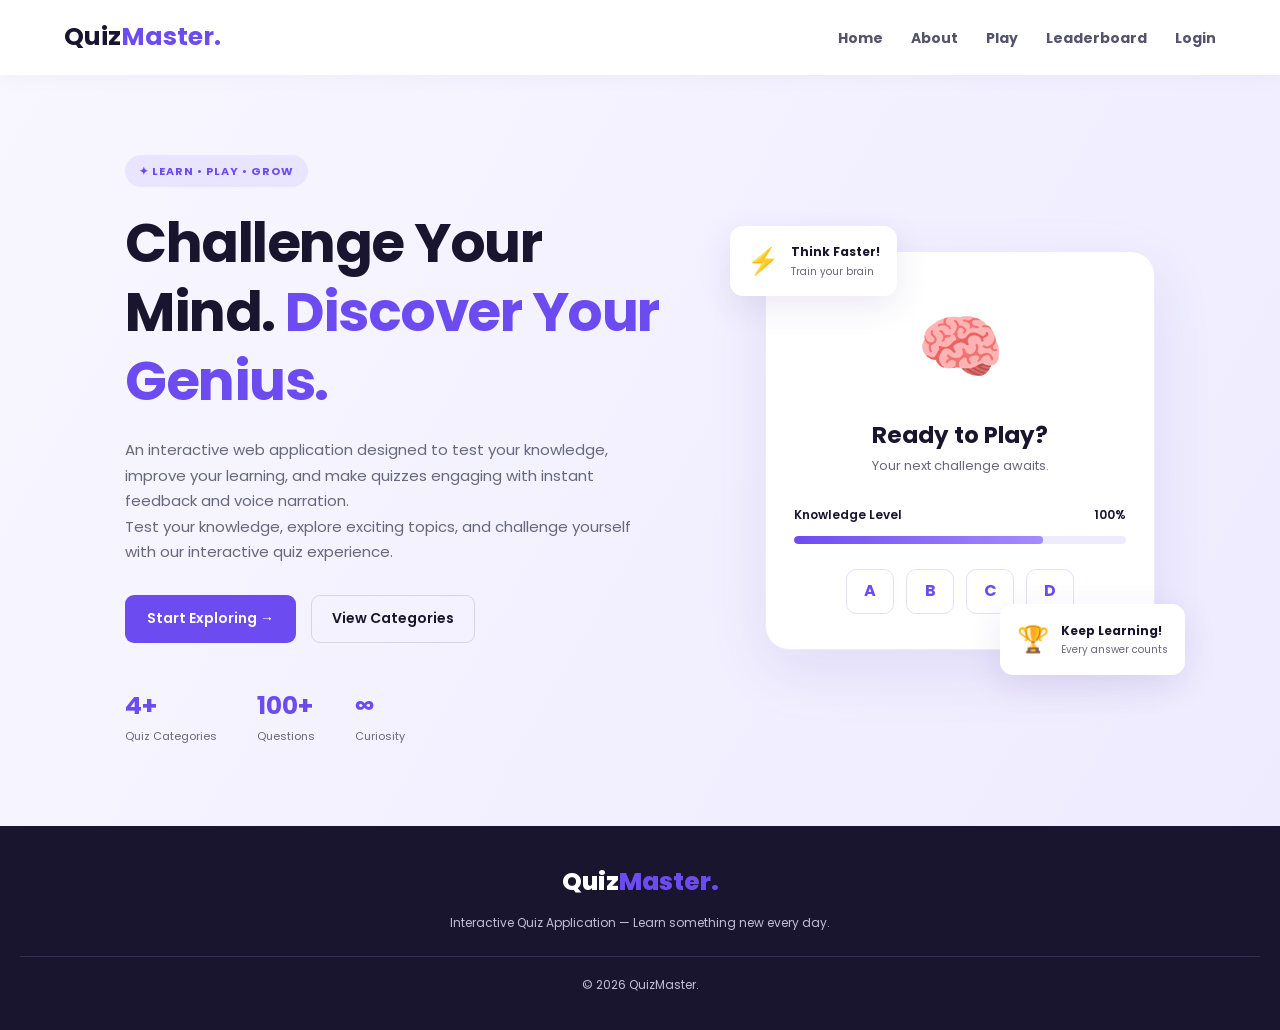
<file: index.html>
<!DOCTYPE html>
<html lang="en">
<head>
    <meta charset="UTF-8">
    <meta name="viewport" content="width=device-width, initial-scale=1.0">
    <meta name="theme-color" content="#6C3BDB">
    <meta name="description" content="Challenge your mind with QuizMaster's interactive quizzes. Learn, play, and grow.">

    <title>QuizMaster | Interactive Quiz Application</title>

    <link rel="stylesheet" href="style.css">
</head>
<body>

    <!-- Navigation -->
    
<header class="header">
    <nav class="navbar">
        <a href="index.html" class="logo">
            Quiz<span>Master.</span>
        </a>

        

        <ul class="nav-links" id="navLinks">
            <li><a href="index.html">Home</a></li>
            <li><a href="about.html">About</a></li>
            <li><a href="play.html">Play</a></li>
            <li><a href="leaderboard.html">Leaderboard</a></li>
              <li><a href="login.html">Login</a>
        </ul>
    </nav>
</header>
    

    <!-- Hero Section -->
    <main>
        <section class="hero" id="home">

            <!-- Left Content -->
            <div class="hero-content">
                <span class="tag">✦ LEARN • PLAY • GROW</span>

                <h1>
                    Challenge Your Mind.
                    <span>Discover Your Genius.</span>
                </h1>

                <p>
                    An interactive web application designed to test
                    your knowledge, improve your learning, and make
                    quizzes engaging with instant feedback and voice
                    narration.
                </p>

                <p>
                    Test your knowledge, explore exciting topics,
                    and challenge yourself with our interactive
                    quiz experience.
                </p>

                <div class="hero-buttons">
                    <a href="play.html" class="primary-btn">
    Start Exploring →
                    </a>
                    

                    <a href="play.html" class="secondary-btn">
    View Categories
                    </a>
                </div>

                <!-- Statistics -->
                <div class="hero-stats">
    <div>
        <h3>4+</h3>
        <p>Quiz Categories</p>
    </div>

    <div>
        <h3>100+</h3>
        <p>Questions</p>
    </div>

    <div>
        <h3>∞</h3>
        <p>Curiosity</p>
    </div>
                </div>  
            </div>
                
            
            <!-- Right Illustration -->
            <div class="hero-visual">

                <div class="floating-card top-card">
                    <span>⚡</span>
                    <div>
                        <strong>Think Faster!</strong>
                        <small>Train your brain</small>
                    </div>
                </div>

                <div class="quiz-illustration">
                    <div class="quiz-icon">🧠</div>

                    <h2>Ready to Play?</h2>
                    <p>Your next challenge awaits.</p>

                    <div class="progress-info">
                        <span>Knowledge Level</span>
                        <span>100%</span>
                    </div>

                    <div class="progress-bar">
                        <div></div>
                    </div>

                    <div class="answer-preview">
                        <span>A</span>
                        <span>B</span>
                        <span>C</span>
                        <span>D</span>
                    </div>
                </div>

                <div class="floating-card bottom-card">
                    <span>🏆</span>
                    <div>
                        <strong>Keep Learning!</strong>
                        <small>Every answer counts</small>
                    </div>
                </div>

            </div>
        </section>
    </main>

    <!-- Footer -->
    <footer class="footer">
        <a href="index.html" class="logo">
            Quiz<span>Master.</span>
        </a>

        <p>
            Interactive Quiz Application — Learn something new
            every day.
        </p>

        <p class="copyright">© 2026 QuizMaster.</p>
    </footer>

</body>
</html>
</file>
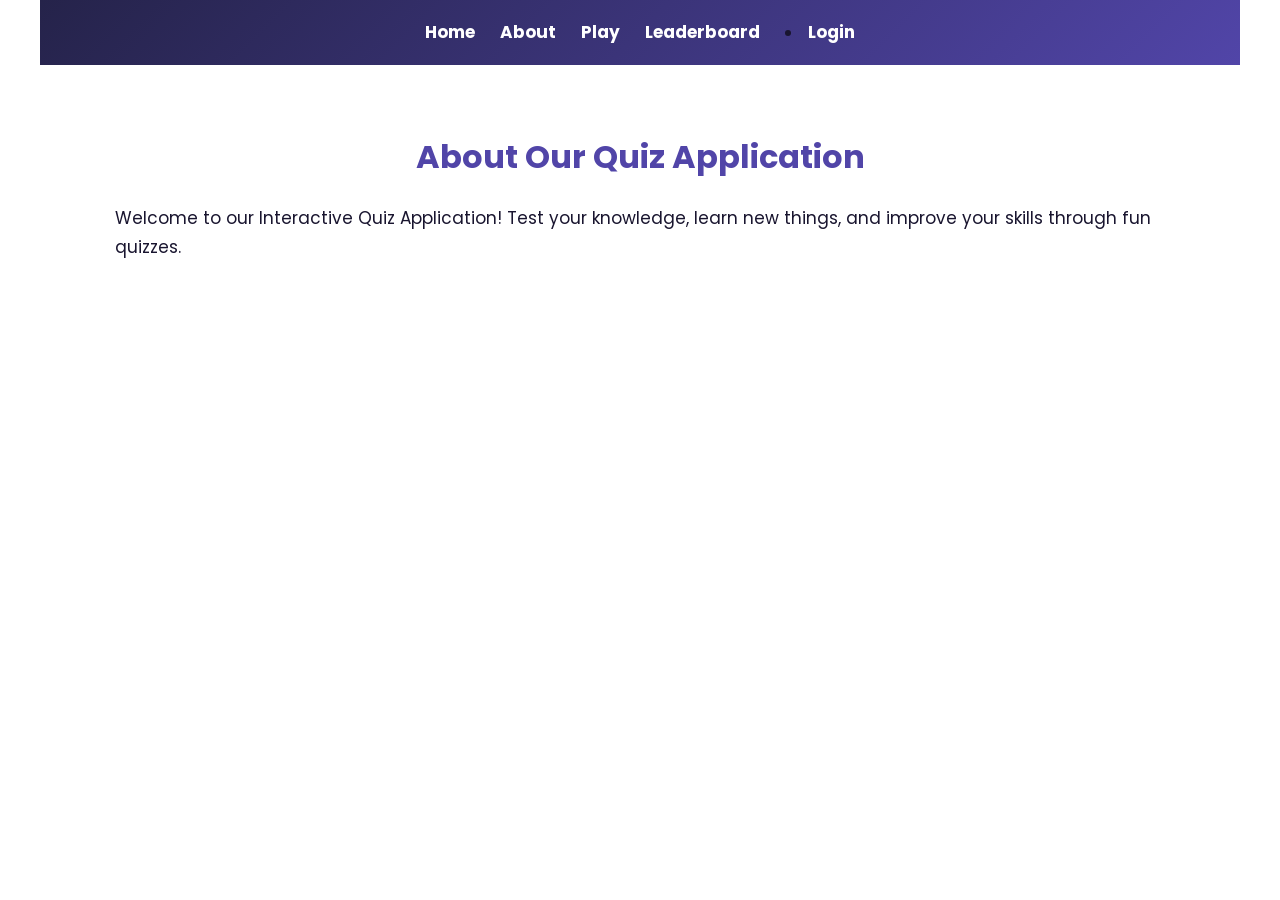
<file: about.html>
<!DOCTYPE html>
<html lang="en">
<head>
  <meta charset="UTF-8">
  <meta name="viewport" content="width=device-width, initial-scale=1.0">
  <title>About | Interactive Quiz</title>
  <link rel="stylesheet" href="style.css">
</head>
<body>

  <nav class="navbar">
    <a href="index.html">Home</a>
    <a href="about.html">About</a>
    <a href="play.html">Play</a>
    <a href="leaderboard.html">Leaderboard</a>
    <li><a href="login.html">Login</a></li>
  </nav>

  <main class="page-content">
    <h1>About Our Quiz Application</h1>
    <p>
      Welcome to our Interactive Quiz Application!
      Test your knowledge, learn new things, and
      improve your skills through fun quizzes.
    </p>
  </main>

</body>
</html>
</file>
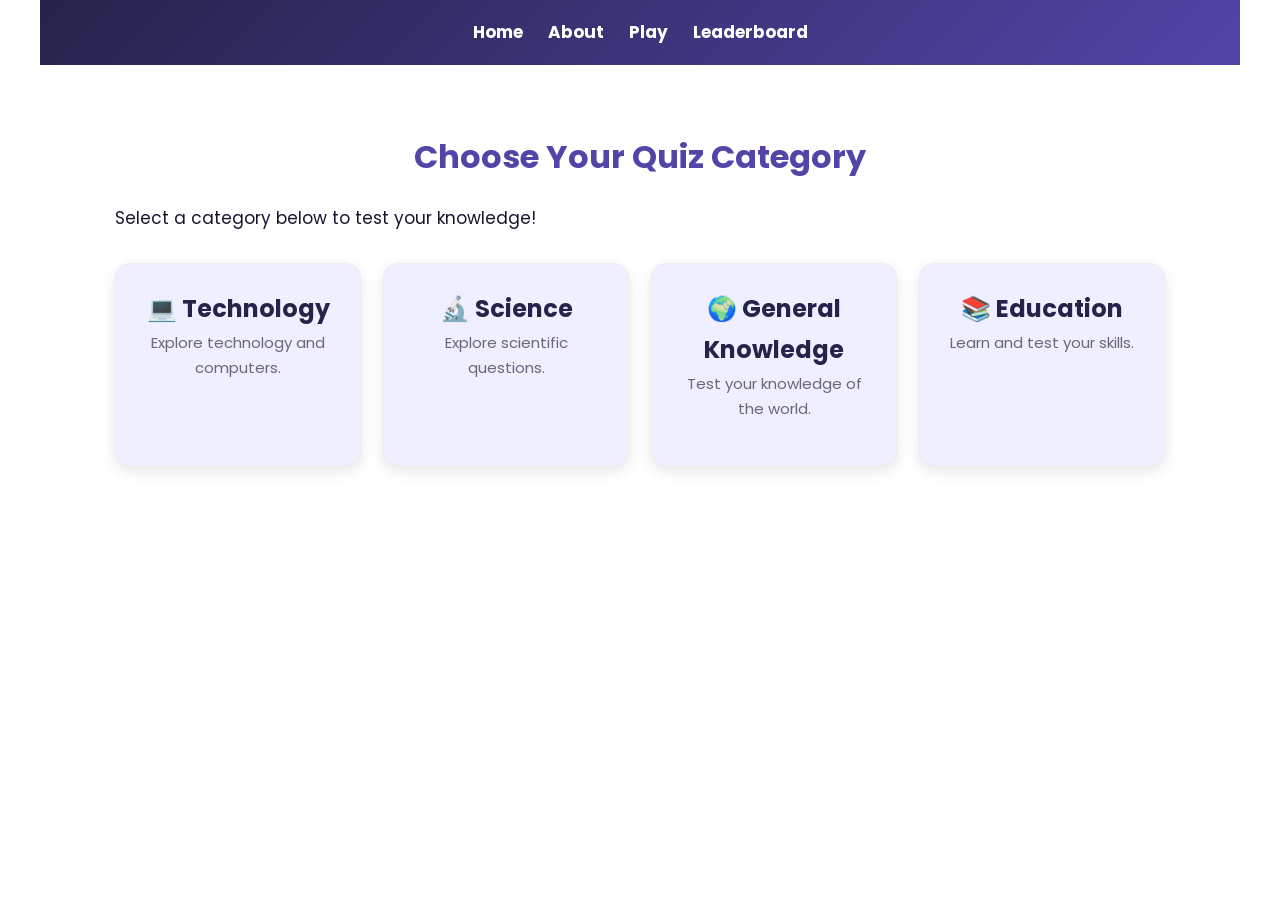
<file: categories.html>
<!DOCTYPE html>
<html lang="en">
<head>
    <meta charset="UTF-8">
    <meta name="viewport" content="width=device-width, initial-scale=1.0">
    <title>Categories | Interactive Quiz Application</title>
    <link rel="stylesheet" href="style.css">
</head>
<body>

    <nav class="navbar">
        <a href="index.html">Home</a>
        <a href="about.html">About</a>
        <a href="play.html">Play</a>
<a href="leaderboard.html">Leaderboard</a>
    </nav>

    <main class="page-content">
        <h1>Choose Your Quiz Category</h1>
        <p>Select a category below to test your knowledge!</p>

        
<div class="category-grid">

    <a class="category-card"
       href="quizmaster-1.html?category=Technology">
        <h2>💻 Technology</h2>
        <p>Explore technology and computers.</p>
    </a>

    <a class="category-card"
       href="quizmaster-1.html?category=Science">
        <h2>🔬 Science</h2>
        <p>Explore scientific questions.</p>
    </a>

    <a class="category-card"
       href="quizmaster-1.html?category=General%20Knowledge">
        <h2>🌍 General Knowledge</h2>
        <p>Test your knowledge of the world.</p>
    </a>

    <a class="category-card"
       href="quizmaster-1.html?category=Education">
        <h2>📚 Education</h2>
        <p>Learn and test your skills.</p>
    </a>

</div>
        
    </main>

</body>
</html>
</file>
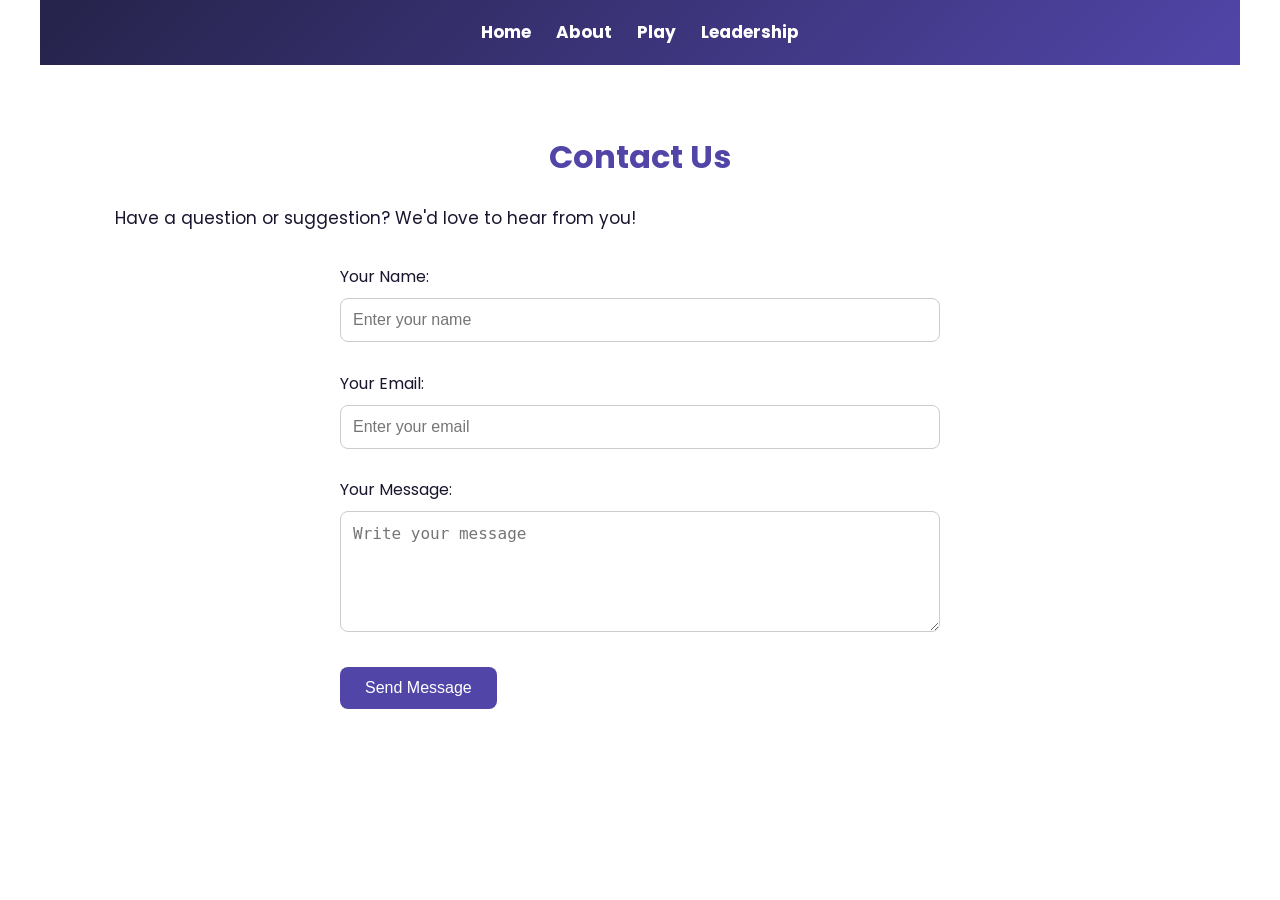
<file: contact.html>
<!DOCTYPE html>
<html lang="en">
<head>
    <meta charset="UTF-8">
    <meta name="viewport" content="width=device-width, initial-scale=1.0">
    <title>Contact | Interactive Quiz Application</title>
    <link rel="stylesheet" href="style.css">
</head>
<body>

    <nav class="navbar">
        <a href="index.html">Home</a>
        <a href="about.html">About</a>
        <a href="categories.html">Play</a>
        <a href="contact.html">Leadership</a>
    </nav>

    <main class="page-content">
        <h1>Contact Us</h1>
        <p>Have a question or suggestion? We'd love to hear from you!</p>

        <form action="mailto:WajeehaTariq@gmail.com"
              method="post"
              enctype="text/plain">

            <label for="name">Your Name:</label><br>
            <input type="text" id="name" name="Name"
                   placeholder="Enter your name" required>
            <br><br>

            <label for="email">Your Email:</label><br>
            <input type="email" id="email" name="Email"
                   placeholder="Enter your email" required>
            <br><br>

            <label for="message">Your Message:</label><br>
            <textarea id="message" name="Message"
                      placeholder="Write your message"
                      rows="5" required></textarea>
            <br><br>

            <button type="submit">Send Message</button>
        </form>
    </main>

</body>
</html>
</file>
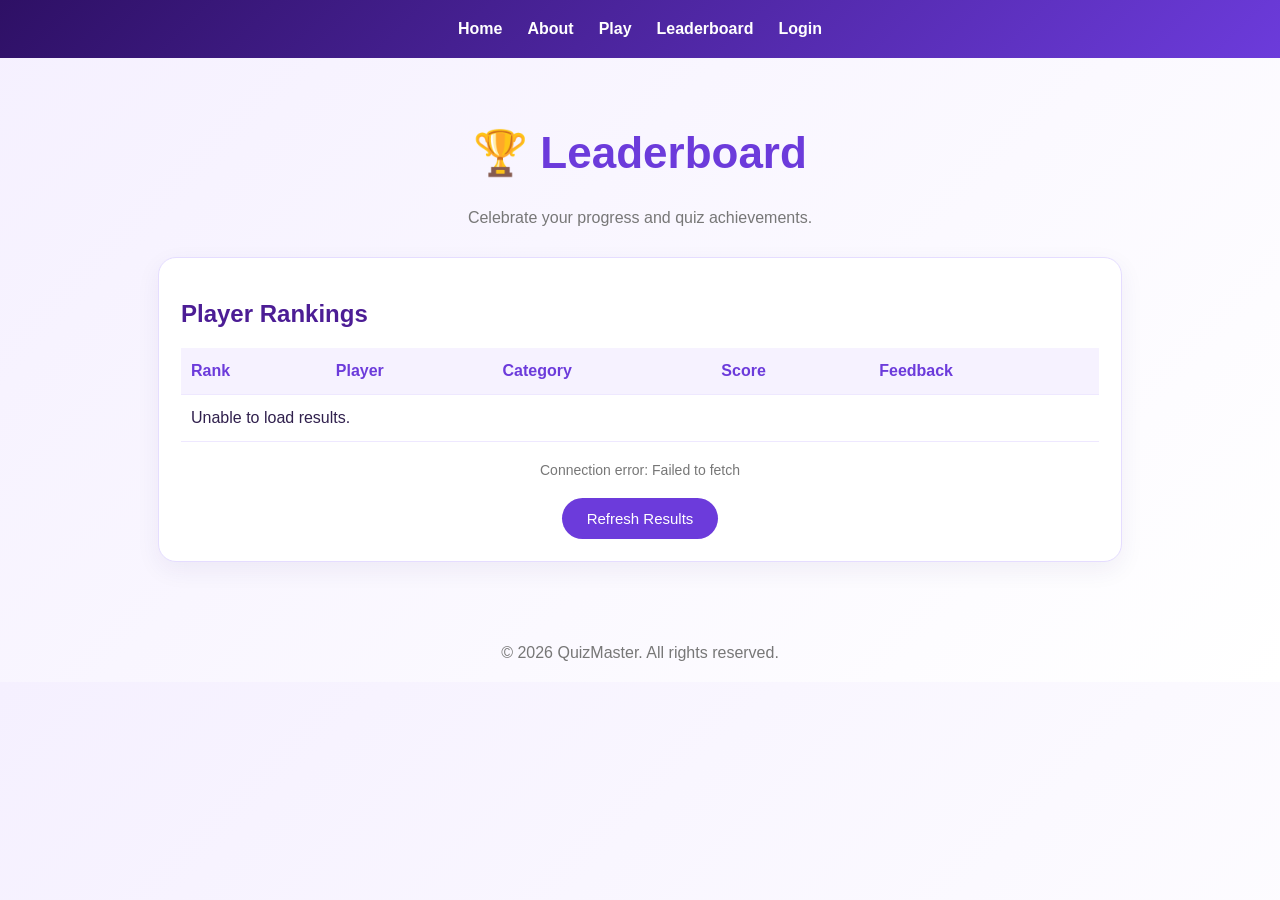
<file: leaderboard.html>
<!DOCTYPE html>
<html lang="en">
<head>
  <meta charset="UTF-8">
  <meta name="viewport" content="width=device-width, initial-scale=1.0">
  <meta name="theme-color" content="#6c3bdb">
  <title>Leaderboard | Quiz Master</title>

  <style>
    * {
      box-sizing: border-box;
    }

    body {
      margin: 0;
      font-family: Arial, sans-serif;
      background: linear-gradient(135deg, #f5f0ff, #ffffff);
      color: #30204d;
    }

    header {
      background: linear-gradient(135deg, #2e1065, #6c3bdb);
      padding: 20px;
    }

    nav {
      max-width: 1100px;
      margin: auto;
      display: flex;
      justify-content: center;
      flex-wrap: wrap;
      gap: 25px;
    }

    nav a {
      color: white;
      text-decoration: none;
      font-weight: bold;
    }

    nav a:hover {
      color: #ddd6fe;
    }

    .leaderboard-page {
      max-width: 1000px;
      margin: auto;
      padding: 40px 18px;
    }

    h1 {
      color: #6c3bdb;
      text-align: center;
      font-size: clamp(30px, 6vw, 44px);
    }

    .leaderboard-intro {
      color: #777;
      text-align: center;
      margin-bottom: 30px;
    }

    .score-card {
      background: white;
      border: 1px solid #e5ddff;
      border-radius: 18px;
      padding: 22px;
      margin-bottom: 22px;
      box-shadow: 0 8px 25px #37206a10;
    }

    .score-card h2 {
      color: #4c1d95;
    }

    .table-wrap {
      overflow-x: auto;
    }

    table {
      width: 100%;
      border-collapse: collapse;
      text-align: left;
      min-width: 550px;
    }

    th, td {
      padding: 14px 10px;
      border-bottom: 1px solid #eee8ff;
    }

    th {
      color: #6c3bdb;
      background: #f6f2ff;
    }

    .note {
      font-size: 14px;
      color: #777;
      text-align: center;
      margin-top: 20px;
    }

    .refresh-btn {
      display: block;
      margin: 20px auto 0;
      background: #6c3bdb;
      color: white;
      border: none;
      padding: 12px 25px;
      border-radius: 25px;
      font-size: 15px;
      cursor: pointer;
    }

    .refresh-btn:hover {
      background: #4c1d95;
    }

    footer {
      text-align: center;
      padding: 20px;
      color: #777;
    }

    @media(max-width: 600px) {
      nav {
        gap: 15px;
      }

      .leaderboard-page {
        padding: 25px 12px;
      }

      .score-card {
        padding: 15px;
      }
    }
  </style>
</head>

<body>

  <header>
    <nav>
      <a href="index.html">Home</a>
      <a href="about.html">About</a>
      <a href="play.html">Play</a>
      <a href="leaderboard.html">Leaderboard</a>
      <a href="login.html">Login</a></li>
    </nav>
  </header>

  <main class="leaderboard-page">

    <h1>🏆 Leaderboard</h1>

    <p class="leaderboard-intro">
      Celebrate your progress and quiz achievements.
    </p>

    <section class="score-card">
      <h2>Player Rankings</h2>

      <div class="table-wrap">
        <table>
          <thead>
            <tr>
              <th>Rank</th>
              <th>Player</th>
              <th>Category</th>
              <th>Score</th>
              <th>Feedback</th>
            </tr>
          </thead>

          <tbody id="leaderboard-body">
            <tr>
              <td colspan="5">Loading results...</td>
            </tr>
          </tbody>
        </table>
      </div>

      <p class="note" id="leaderboard-note">
        Connecting to Python backend...
      </p>

      <button class="refresh-btn" onclick="loadLeaderboard()">
        Refresh Results
      </button>
    </section>

  </main>

  <footer>
    © 2026 QuizMaster. All rights reserved.
  </footer>

  <script>
    async function loadLeaderboard() {
      const body = document.getElementById("leaderboard-body");
      const note = document.getElementById("leaderboard-note");

      body.innerHTML =
        '<tr><td colspan="5">Loading results...</td></tr>';

      try {
        const response = await fetch(
          "https://wajeehatariq.pythonanywhere.com/api/scores"
        );

        if (!response.ok) {
          throw new Error("HTTP error: " + response.status);
        }

        const results = await response.json();

        if (!Array.isArray(results) || results.length === 0) {
          body.innerHTML =
            '<tr><td colspan="5">No saved results yet.</td></tr>';
          note.textContent = "Complete a quiz to see results here.";
          return;
        }

        results.sort(
          (a, b) => Number(b.pct) - Number(a.pct)
        );

        body.innerHTML = "";

        results.forEach((player, index) => {
          const score = Number(player.score) || 0;
          const total = Number(player.total) || 0;
          const percent = Number(player.pct) || 0;

          let feedback = "Keep practicing!";

          if (percent >= 100) {
            feedback = "Excellent!";
          } else if (percent >= 80) {
            feedback = "Great work!";
          } else if (percent >= 60) {
            feedback = "Good effort!";
          }

          const row = document.createElement("tr");

          [
            index + 1,
            player.name || "Guest",
            player.category || "-",
            score + "/" + total,
            feedback
          ].forEach(value => {
            const cell = document.createElement("td");
            cell.textContent = value;
            row.appendChild(cell);
          });

          body.appendChild(row);
        });

        note.textContent =
          "Results received from Python backend.";

      } catch (error) {
        body.innerHTML =
          '<tr><td colspan="5">Unable to load results.</td></tr>';

        note.textContent =
          "Connection error: " + error.message;
      }
    }

    document.addEventListener("DOMContentLoaded", loadLeaderboard);
  </script>

</body>
</html>
</file>
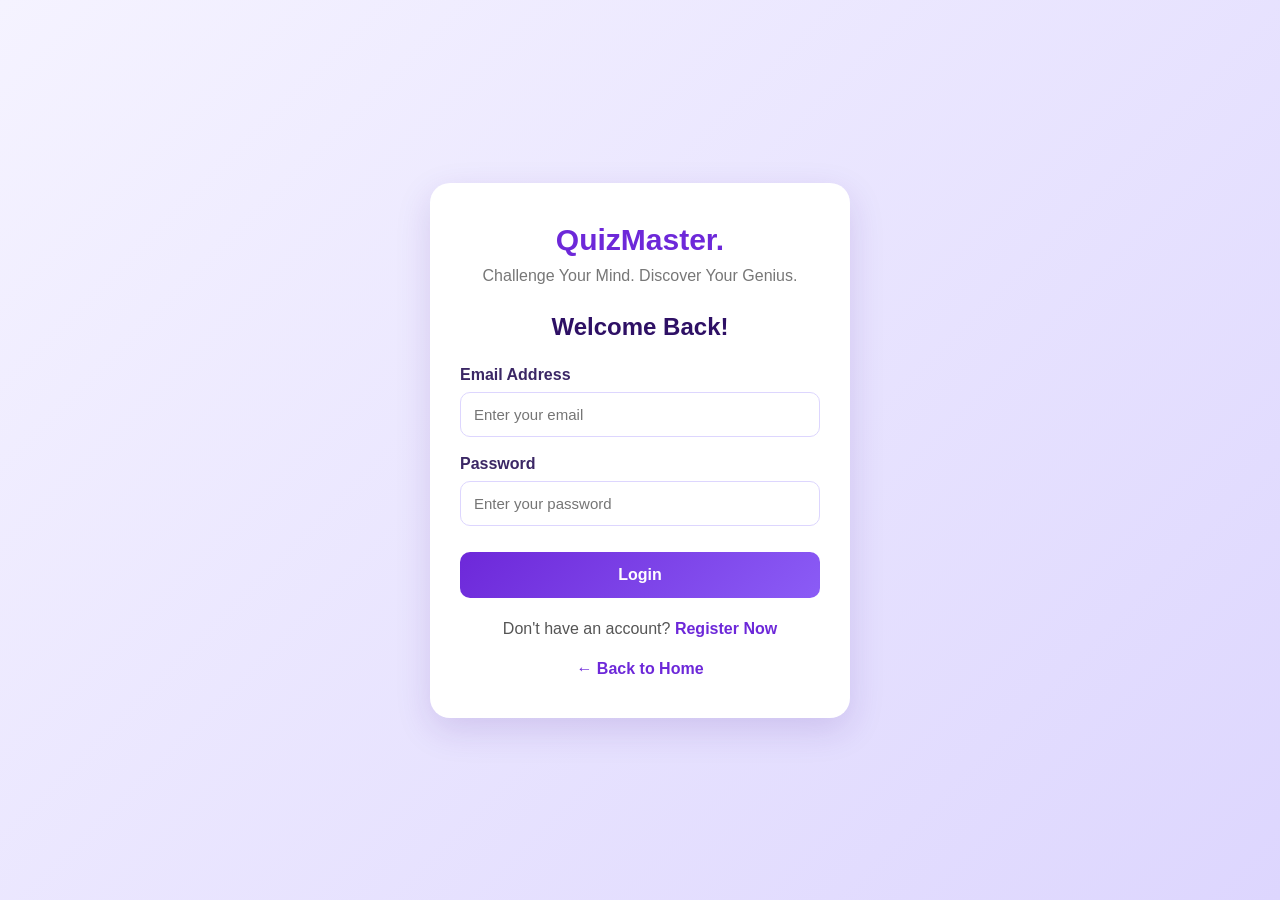
<file: login.html>
<!DOCTYPE html>
<html lang="en">
<head>
    <meta charset="UTF-8">
    <meta name="viewport" content="width=device-width, initial-scale=1.0">
    <title>Login | QuizMaster</title>

    <style>
        * {
            margin: 0;
            padding: 0;
            box-sizing: border-box;
            font-family: Arial, sans-serif;
        }

        body {
            min-height: 100vh;
            background: linear-gradient(135deg, #f5f3ff, #ddd6fe);
            display: flex;
            justify-content: center;
            align-items: center;
            padding: 20px;
        }

        .login-container {
            width: 100%;
            max-width: 420px;
            background: white;
            padding: 40px 30px;
            border-radius: 20px;
            box-shadow: 0 12px 35px rgba(76, 29, 149, 0.15);
            text-align: center;
        }

        .logo {
            color: #6d28d9;
            font-size: 30px;
            font-weight: bold;
            margin-bottom: 10px;
        }

        .subtitle {
            color: #777;
            margin-bottom: 28px;
        }

        h2 {
            color: #2e1065;
            margin-bottom: 25px;
        }

        .input-group {
            text-align: left;
            margin-bottom: 18px;
        }

        label {
            display: block;
            color: #3b2765;
            font-weight: bold;
            margin-bottom: 8px;
        }

        input {
            width: 100%;
            padding: 13px;
            border: 1px solid #ddd6fe;
            border-radius: 10px;
            outline: none;
            font-size: 15px;
        }

        input:focus {
            border-color: #7c3aed;
            box-shadow: 0 0 0 3px #ede9fe;
        }

        button {
            width: 100%;
            padding: 14px;
            background: linear-gradient(135deg, #6d28d9, #8b5cf6);
            color: white;
            border: none;
            border-radius: 10px;
            font-size: 16px;
            font-weight: bold;
            cursor: pointer;
            margin-top: 8px;
        }

        button:hover {
            opacity: 0.9;
        }

        .register-text {
            margin-top: 22px;
            color: #555;
        }

        a {
            color: #6d28d9;
            font-weight: bold;
            text-decoration: none;
        }

        a:hover {
            text-decoration: underline;
        }

        .back-home {
            display: inline-block;
            margin-top: 22px;
        }
    </style>
</head>

<body>

    <div class="login-container">

        <div class="logo">QuizMaster.</div>

        <p class="subtitle">
            Challenge Your Mind. Discover Your Genius.
        </p>

        <h2>Welcome Back!</h2>

        <form>
            <div class="input-group">
                <label for="email">Email Address</label>
                <input
                    type="email"
                    id="email"
                    placeholder="Enter your email"
                    required
                >
            </div>

            <div class="input-group">
                <label for="password">Password</label>
                <input
                    type="password"
                    id="password"
                    placeholder="Enter your password"
                    required
                >
            </div>

            <button type="submit">Login</button>
        </form>

        <p class="register-text">
            Don't have an account?
            <a href="register.html">Register Now</a>
        </p>

        <a class="back-home" href="index.html">
            ← Back to Home
        </a>

    </div>
     <script>
const API = "https://wajeehatariq.pythonanywhere.com";

async function loginUser(e) {
  e.preventDefault();
  const inputs = document.querySelectorAll("input");
  const email = inputs[0].value.trim();
  const password = inputs[1].value;

  if (!email || !password) { alert("Enter your email and password"); return; }

  try {
    const res = await fetch(API + "/api/login", {
      method: "POST",
      headers: { "Content-Type": "application/json" },
      body: JSON.stringify({ email, password })
    });
    const data = await res.json();

    if (!res.ok) { alert(data.error || "Login failed"); return; }

    localStorage.setItem("qm-name", data.name);
    localStorage.setItem("qm-token", data.token);
    window.location.href = "play.html";
  } catch (err) {
    alert("Cannot reach the server. Try again.");
  }
}

const form = document.querySelector("form");
if (form) {
  form.addEventListener("submit", loginUser);
} else {
  document.querySelector("button").addEventListener("click", loginUser);
}
    </script>

</body>
</html>
</file>
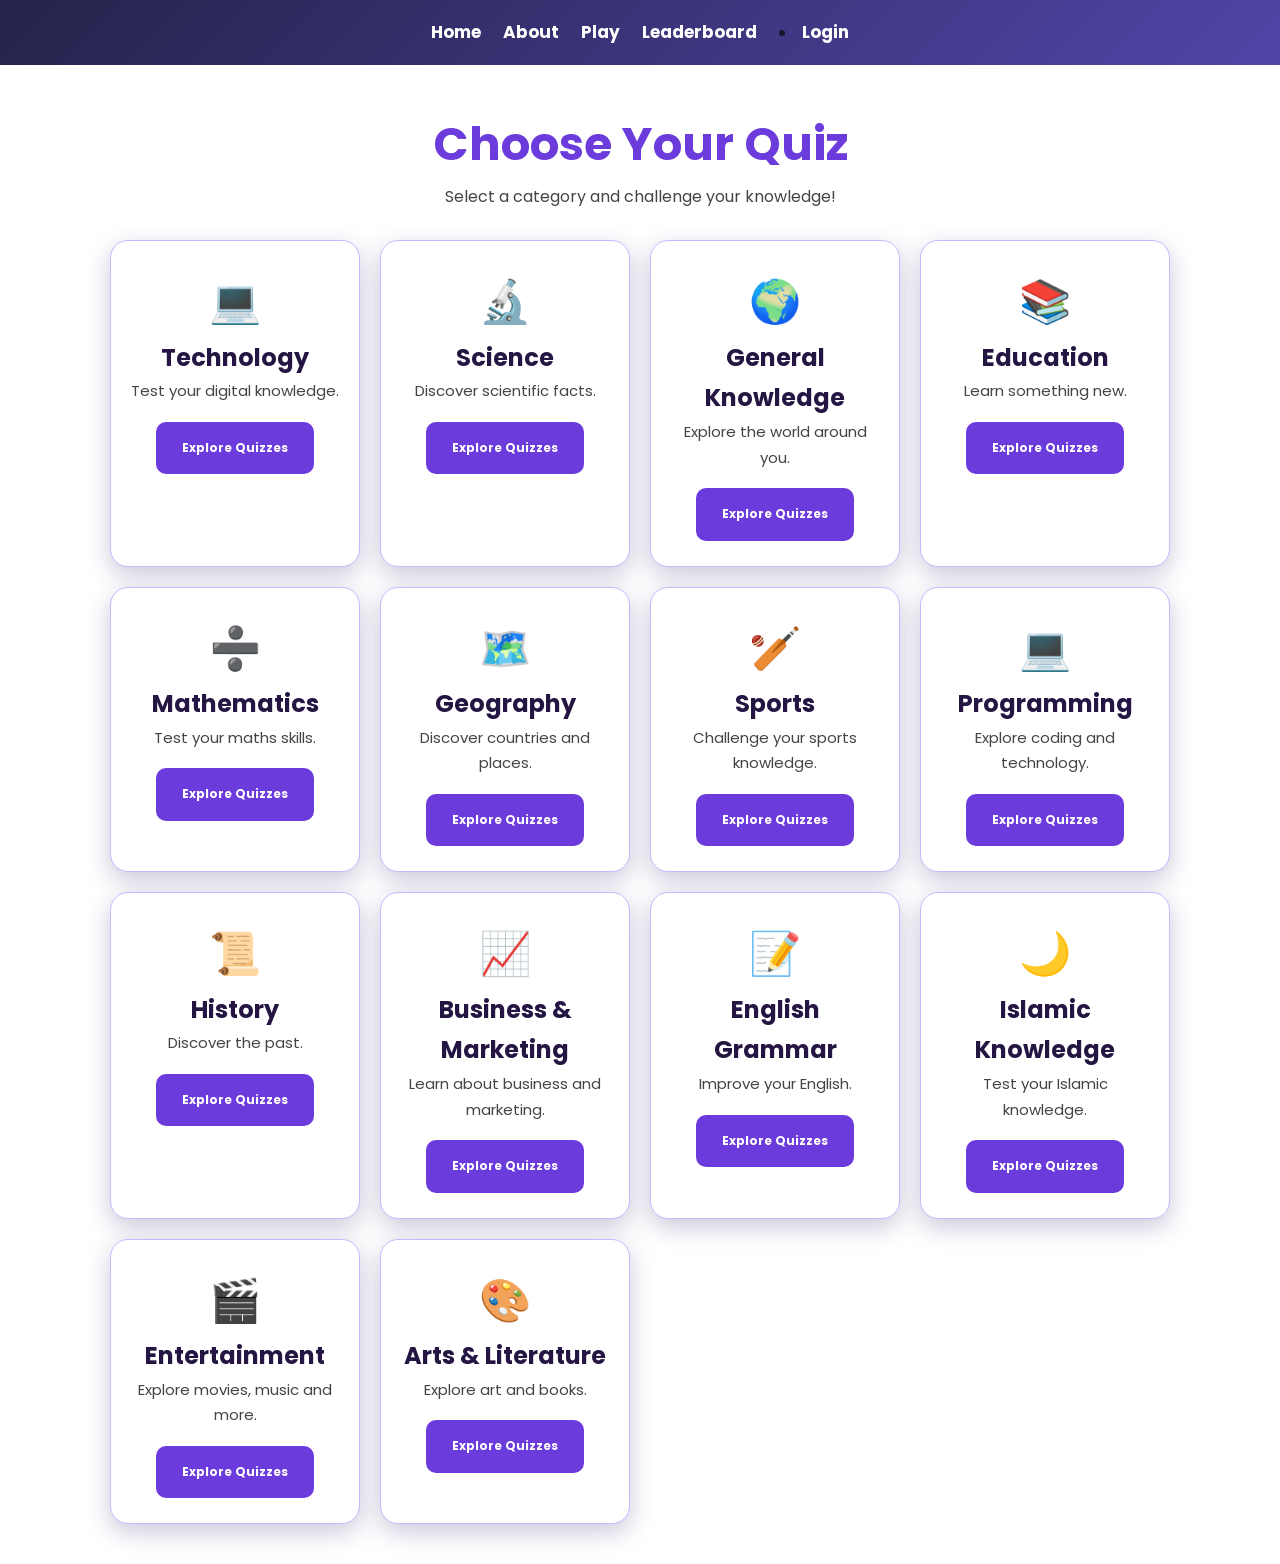
<file: play.html>
<!DOCTYPE html>
<html lang="en">
<head>
  <meta charset="UTF-8">
  <meta name="viewport" content="width=device-width, initial-scale=1.0">
  <title>Play Quiz | Quiz Master</title>
  <link rel="stylesheet" href="style.css">
  <style>
    .play-page {
      max-width: 1100px;
      margin: auto;
      padding: 40px 20px;
      text-align: center;
    }
    .play-page h1 {
      color: #6c3bdb;
      font-size: clamp(30px, 6vw, 46px);
    }
    .play-intro {
      color: #444; 
      margin-bottom: 30px;
    }
    .category-grid {
      display: grid;
      grid-template-columns: repeat(auto-fit, minmax(220px, 1fr));
      gap: 20px;
      margin-top: 30px;
    }
    .category-card {
      background: white;
      border: 1px solid #c9b8ff;
      border-radius: 18px;
      padding: 25px 18px;
      box-shadow: 0 8px 25px rgba(55, 32, 106, 0.25);
    }
    .category-card .emoji {
      font-size: 42px;
    }
    .category-card h2 {
      color: #241542;
    }
    .category-card p {
      color: #444; 
    }
    
.play-button {
  display: inline-block;
  background-color: #6c3bdb;
  color: #ffffff !important;
  text-decoration: none;
  padding: 14px 24px;
  border-radius: 10px;
  font-size: 16px;
  font-weight: 700;
  border: 2px solid #6c3bdb;
  opacity: 1;
  text-align: center;
}

.play-button:hover {
  background-color: #5130b5;
  border-color: #5130b5;
  color: #ffffff !important;
    }
    /* Fix the top navigation */
header {
  background: #ffffff;
  padding: 18px 12px;
}

header nav {
  display: flex;
  justify-content: center;
  align-items: center;
  flex-wrap: wrap;
  gap: 22px;
}

header nav a {
  color: #30205c !important;
  font-size: 15px;
  font-weight: 700 !important;
  text-decoration: none;
}

/* Fix Explore Quizzes buttons */
.play-button {
  background-color: #6c3bdb !important;
  color: #ffffff !important;
  font-weight: 700 !important;
  opacity: 1 !important;
  text-decoration: none;
}

.play-button:hover {
  background-color: #5130b5 !important;
  color: #ffffff !important;
}
    
/* Match the bold purple navigation design */
body > header {
    display: block;
    width: 100%;
    background: linear-gradient(135deg, #25234a, #5145a8);
    padding: 18px 10px;
}

body > header nav {
    display: flex;
    justify-content: center;
    align-items: center;
    flex-wrap: wrap;
    gap: 22px;
}

body > header nav a {
    color: #ffffff !important;
    font-size: 17px !important;
    font-weight: 700 !important;
    text-decoration: none !important;
    }
  </style>
</head>
<body>
  <header>
    <nav>
      <a href="index.html">Home</a>
      <a href="about.html">About</a>
      <a href="play.html">Play</a>
      <a href="leaderboard.html">Leaderboard</a>
      <li><a href="login.html">Login</a></li>

    </nav>
  </header>

  <main class="play-page">
    <h1>Choose Your Quiz</h1>
    <p class="play-intro">
      Select a category and challenge your knowledge!
    </p>

    <div class="category-grid">
      <article class="category-card">
        <div class="emoji">💻</div>
        <h2>Technology</h2>
        <p>Test your digital knowledge.</p>
        <a class="play-button" href="quizmaster-1.html?category=Technology">Explore Quizzes</a>
      </article>

      <article class="category-card">
        <div class="emoji">🔬</div>
        <h2>Science</h2>
        <p>Discover scientific facts.</p>
        <a class="play-button" href="quizmaster-1.html?category=Science">Explore Quizzes</a>
      </article>

      <article class="category-card">
        <div class="emoji">🌍</div>
        <h2>General Knowledge</h2>
        <p>Explore the world around you.</p>
        <a class="play-button" href="quizmaster-1.html?category=General%20Knowledge">Explore Quizzes</a>
      </article>

      <article class="category-card">
        <div class="emoji">📚</div>
        <h2>Education</h2>
        <p>Learn something new.</p>
        <a class="play-button" href="quizmaster-1.html?category=Education">Explore Quizzes</a>
      </article>
      
      <article class="category-card">
        <div class="emoji">➗</div>
        <h2>Mathematics</h2>
        <p>Test your maths skills.</p>
        <a class="play-button" href="quizmaster-1.html?category=Mathematics">Explore Quizzes</a>
      </article>

      <article class="category-card">
        <div class="emoji">🗺️</div>
        <h2>Geography</h2>
        <p>Discover countries and places.</p>
        <a class="play-button" href="quizmaster-1.html?category=Geography">Explore Quizzes</a>
      </article>

      <article class="category-card">
        <div class="emoji">🏏</div>
        <h2>Sports</h2>
        <p>Challenge your sports knowledge.</p>
        <a class="play-button" href="quizmaster-1.html?category=Sports">Explore Quizzes</a>
      </article>

      <article class="category-card">
        <div class="emoji">💻</div>
        <h2>Programming</h2>
        <p>Explore coding and technology.</p>
        <a class="play-button" href="quizmaster-1.html?category=Programming">Explore Quizzes</a>
      </article>

      <article class="category-card">
        <div class="emoji">📜</div>
        <h2>History</h2>
        <p>Discover the past.</p>
        <a class="play-button" href="quizmaster-1.html?category=History">Explore Quizzes</a>
      </article>

      <article class="category-card">
        <div class="emoji">📈</div>
        <h2>Business &amp; Marketing</h2>
        <p>Learn about business and marketing.</p>
        <a class="play-button" href="quizmaster-1.html?category=Business%20%26%20Marketing">Explore Quizzes</a>
      </article>

      <article class="category-card">
        <div class="emoji">📝</div>
        <h2>English Grammar</h2>
        <p>Improve your English.</p>
        <a class="play-button" href="quizmaster-1.html?category=English%20Grammar">Explore Quizzes</a>
      </article>

      <article class="category-card">
        <div class="emoji">🌙</div>
        <h2>Islamic Knowledge</h2>
        <p>Test your Islamic knowledge.</p>
        <a class="play-button" href="quizmaster-1.html?category=Islamic%20Knowledge">Explore Quizzes</a>
      </article>

      <article class="category-card">
        <div class="emoji">🎬</div>
        <h2>Entertainment</h2>
        <p>Explore movies, music and more.</p>
        <a class="play-button" href="quizmaster-1.html?category=Entertainment">Explore Quizzes</a>
      </article>

      <article class="category-card">
        <div class="emoji">🎨</div>
        <h2>Arts &amp; Literature</h2>
        <p>Explore art and books.</p>
        <a class="play-button" href="quizmaster-1.html?category=Arts%20%26%20Literature">Explore Quizzes</a>
      </article>
      
    </div>
  </main>
</body>
</html>
</file>
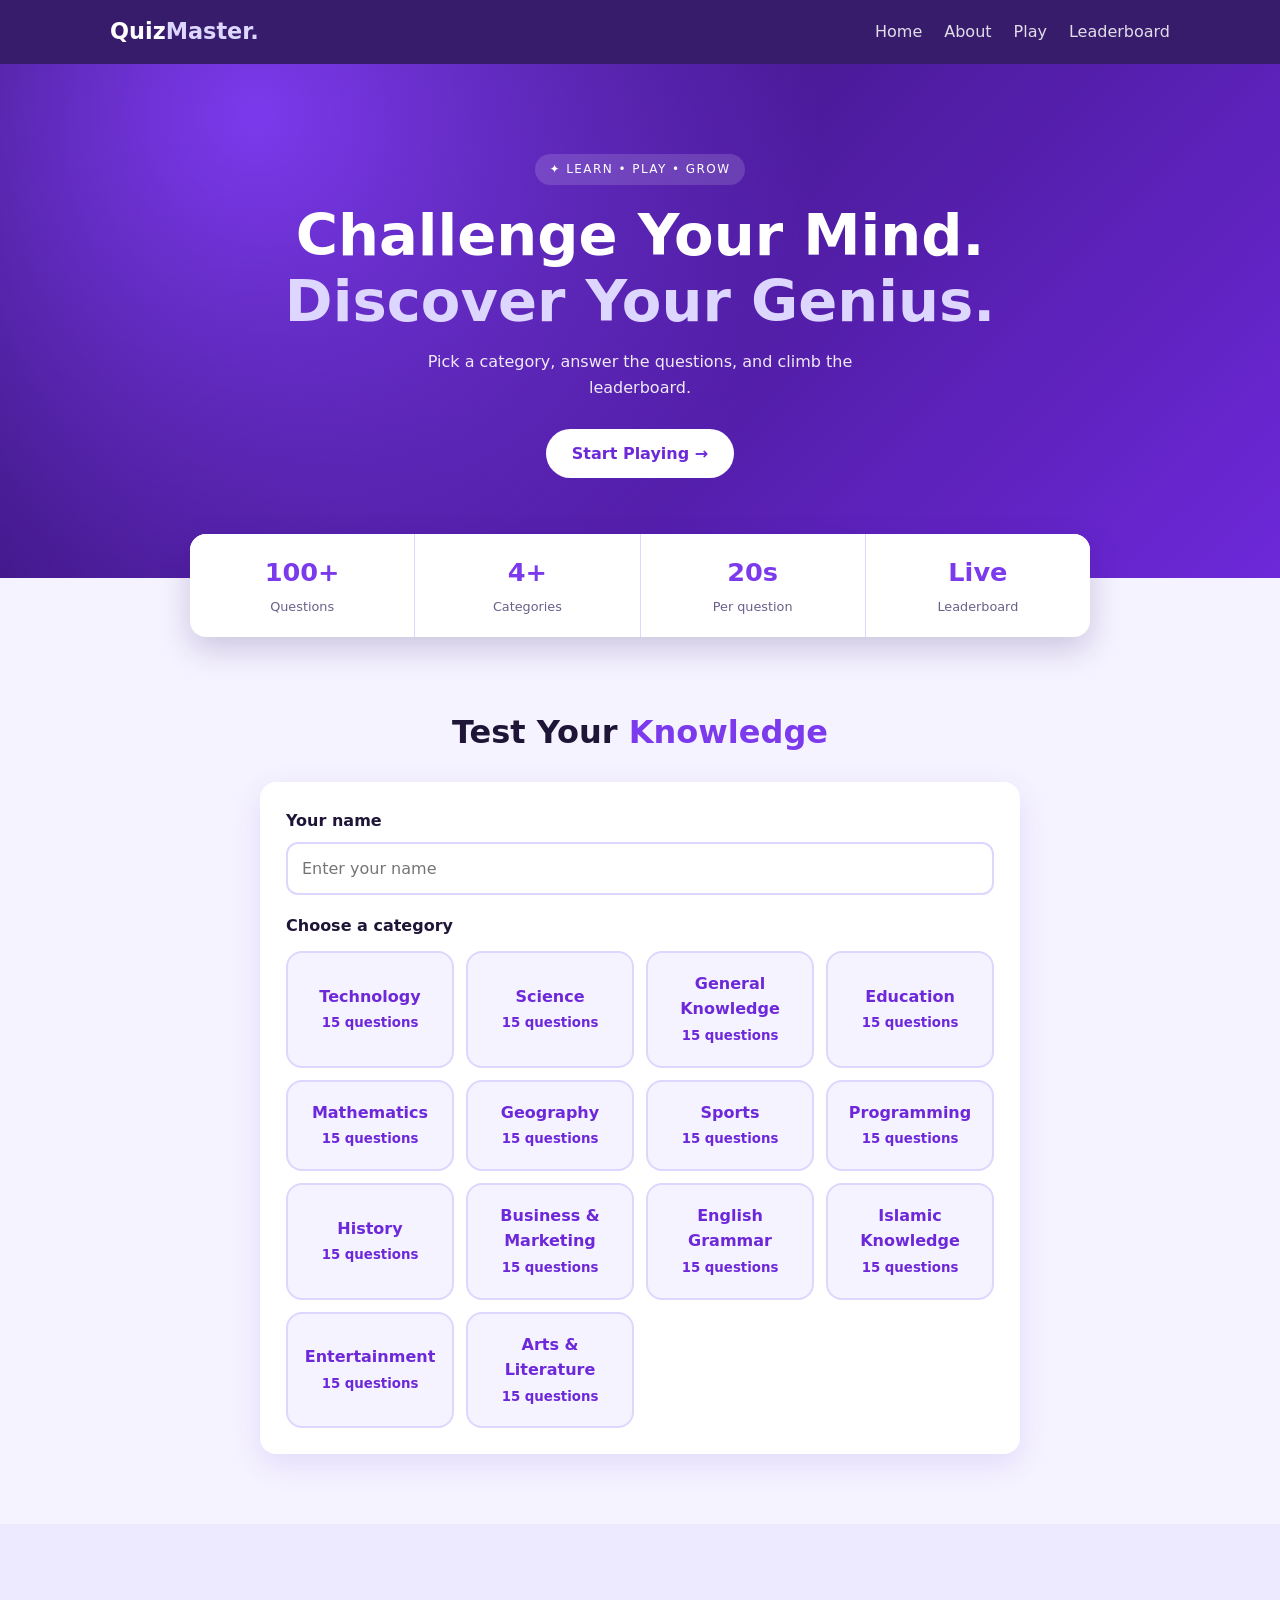
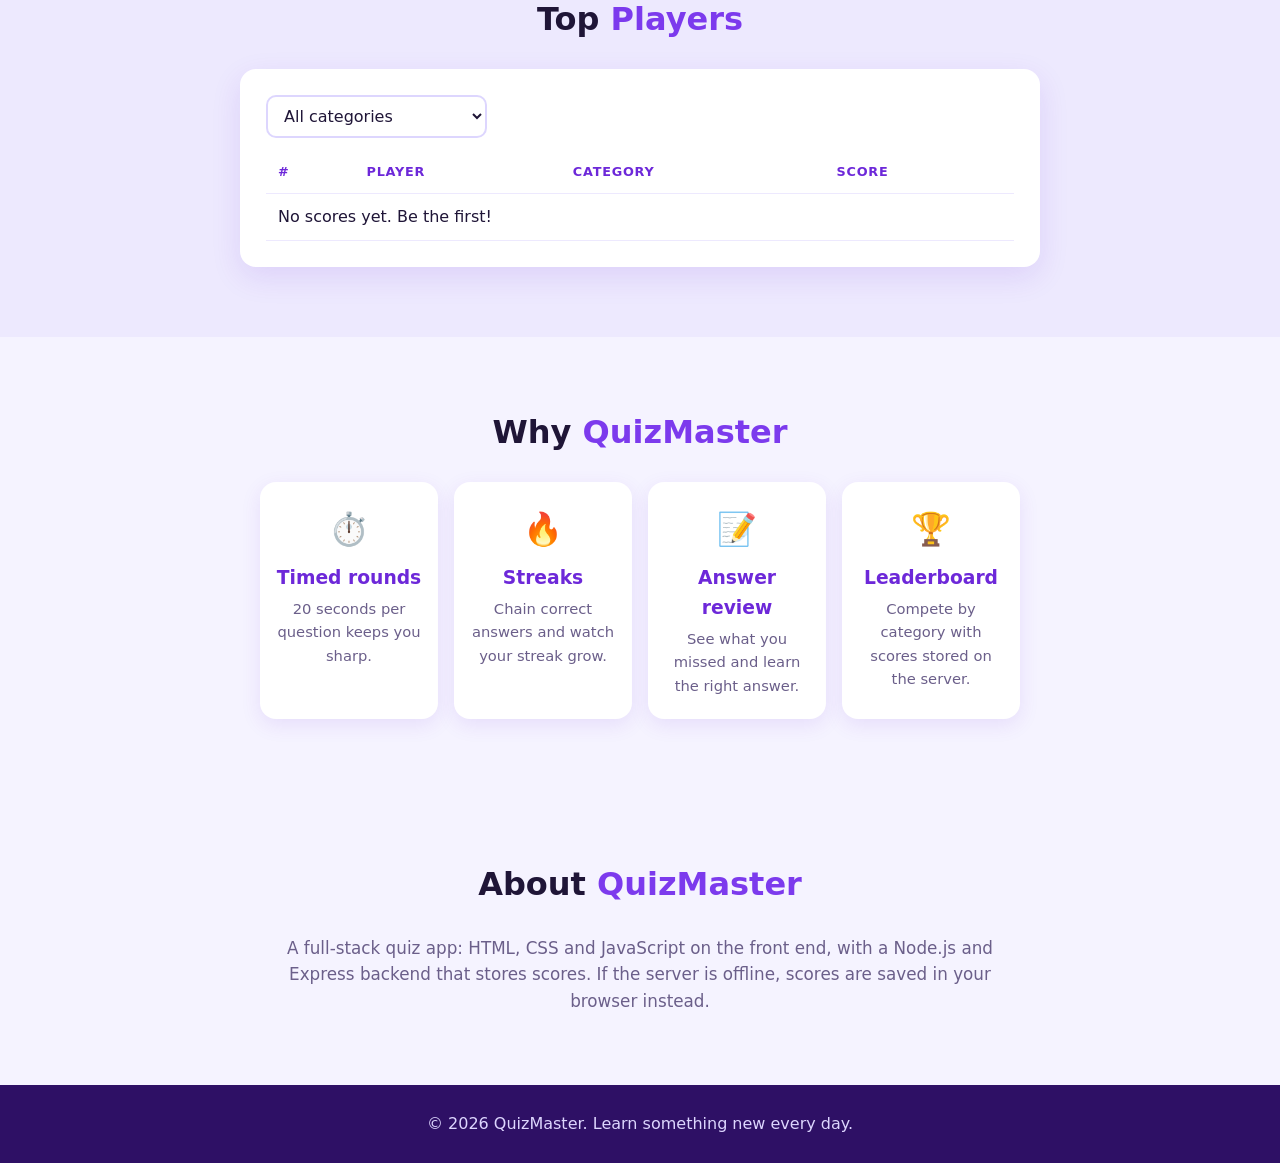
<file: quizmaster-1.html>
<!DOCTYPE html>
<html lang="en">
<head>
<meta charset="UTF-8">
<meta name="viewport" content="width=device-width, initial-scale=1.0">
<meta name="description" content="QuizMaster: interactive timed quizzes with a live leaderboard.">
<link rel="icon" href="data:image/svg+xml,<svg xmlns=%27http://www.w3.org/2000/svg%27 viewBox=%270 0 100 100%27><text y=%27.9em%27 font-size=%2790%27>🧠</text></svg>">
<title>QuizMaster | Challenge Your Mind</title>
<style>
:root{--p900:#2e1065;--p700:#6d28d9;--p600:#7c3aed;--p500:#8b5cf6;--p200:#ddd6fe;--p100:#ede9fe;--p50:#f5f3ff;--text:#1f1537;--muted:#6b5f8a;--ok:#16a34a;--bad:#dc2626;--r:16px}
*{box-sizing:border-box;margin:0;padding:0}
html{scroll-behavior:smooth}
body{font-family:"Segoe UI",system-ui,-apple-system,Arial,sans-serif;color:var(--text);background:var(--p50);line-height:1.6}
a{color:inherit;text-decoration:none}
.header{position:sticky;top:0;z-index:10;background:rgba(46,16,101,.95);backdrop-filter:blur(8px)}
.navbar{max-width:1100px;margin:auto;padding:14px 20px;display:flex;justify-content:space-between;align-items:center;color:#fff}
.logo{font-size:1.4rem;font-weight:800}.logo span{color:var(--p200)}
.nav-links{display:flex;gap:22px;list-style:none}
.nav-links a{opacity:.85;font-weight:500}.nav-links a:hover{opacity:1}
.hero{text-align:center;color:#fff;padding:90px 20px 100px;background:radial-gradient(circle at 20% 10%,var(--p600),transparent 50%),linear-gradient(135deg,var(--p900),var(--p700))}
.tag{display:inline-block;font-size:.75rem;letter-spacing:.12em;background:rgba(255,255,255,.14);padding:6px 14px;border-radius:99px;margin-bottom:18px}
.hero h1{font-size:clamp(2rem,6vw,3.6rem);line-height:1.15;margin-bottom:14px}
.hero h1 span{color:var(--p200)}.hero p{max-width:520px;margin:0 auto 28px;opacity:.9}
.btn{display:inline-block;border:0;cursor:pointer;font:inherit;font-weight:700;background:#fff;color:var(--p700);padding:12px 26px;border-radius:99px;transition:.2s}
.btn:hover{transform:translateY(-2px);box-shadow:0 8px 20px rgba(0,0,0,.2)}
.btn.primary{background:linear-gradient(135deg,var(--p600),var(--p700));color:#fff}
.btn:disabled{opacity:.4;cursor:not-allowed;transform:none;box-shadow:none}
.section{max-width:800px;margin:auto;padding:70px 20px;text-align:center}
.section.alt{max-width:none;background:var(--p100)}.section.alt>*{max-width:800px;margin-left:auto;margin-right:auto}
h2{font-size:2rem;margin-bottom:24px}h2 span{color:var(--p600)}
.lead{color:var(--muted);font-size:1.05rem}
.card{background:#fff;border-radius:var(--r);padding:26px;box-shadow:0 10px 30px rgba(109,40,217,.12);text-align:left}
input[type=text]{width:100%;font:inherit;padding:12px 14px;border:2px solid var(--p200);border-radius:12px;margin:8px 0 18px}
input:focus{outline:none;border-color:var(--p500)}
.cats{display:grid;grid-template-columns:repeat(auto-fit,minmax(150px,1fr));gap:12px}
.cat{font:inherit;font-weight:600;cursor:pointer;padding:18px 10px;border:2px solid var(--p200);background:var(--p50);color:var(--p700);border-radius:var(--r);transition:.2s}
.cat:hover{background:var(--p600);color:#fff;border-color:var(--p600)}
.top{display:flex;justify-content:space-between;font-size:.85rem;font-weight:700;color:var(--p600);letter-spacing:.05em}
.bar{height:8px;background:var(--p100);border-radius:9px;margin:10px 0 20px;overflow:hidden}
.bar div{height:100%;background:linear-gradient(90deg,var(--p500),var(--p700));transition:width .4s}
.card h3{font-size:1.3rem;margin-bottom:16px}
.answers{display:grid;gap:10px}
.ans{font:inherit;text-align:left;cursor:pointer;padding:13px 16px;border:2px solid var(--p200);border-radius:12px;background:#fff;display:flex;gap:12px;align-items:center;transition:.15s}
.ans b{display:grid;place-items:center;width:28px;height:28px;border-radius:8px;background:var(--p100);color:var(--p700);flex:none}
.ans:not(:disabled):hover{border-color:var(--p500);background:var(--p50)}
.ans:disabled{cursor:default}
.ans.correct{border-color:var(--ok);background:#dcfce7}.ans.wrong{border-color:var(--bad);background:#fee2e2}
.foot{display:flex;justify-content:space-between;align-items:center;gap:12px;margin-top:20px;flex-wrap:wrap;color:var(--muted)}
.result{text-align:center}.big{font-size:3.4rem;font-weight:800;color:var(--p600)}
.result .btn{margin:6px}
.table-wrap{overflow-x:auto}
table{width:100%;border-collapse:collapse}
th,td{padding:10px 12px;text-align:left;border-bottom:1px solid var(--p100)}
th{color:var(--p700);font-size:.8rem;text-transform:uppercase;letter-spacing:.06em}
.footer{background:var(--p900);color:var(--p200);text-align:center;padding:26px 20px}
@media(max-width:600px){.nav-links{gap:14px;font-size:.9rem}.section{padding:50px 16px}}

/* ---- Professional upgrade ---- */
.sr{position:absolute;width:1px;height:1px;overflow:hidden;clip:rect(0 0 0 0)}
:focus-visible{outline:3px solid var(--p500);outline-offset:2px}
.stats{max-width:900px;margin:-44px auto 0;position:relative;display:grid;grid-template-columns:repeat(auto-fit,minmax(130px,1fr));gap:1px;background:var(--p200);border-radius:var(--r);overflow:hidden;box-shadow:0 12px 32px rgba(46,16,101,.2)}
.stats div{background:#fff;padding:18px 10px;text-align:center}
.stats strong{display:block;font-size:1.6rem;color:var(--p600)}.stats span{font-size:.8rem;color:var(--muted)}
.grid{display:grid;grid-template-columns:repeat(auto-fit,minmax(170px,1fr));gap:16px}
.feat{background:#fff;border-radius:var(--r);padding:22px 16px;box-shadow:0 6px 20px rgba(109,40,217,.1);transition:.2s}
.feat:hover{transform:translateY(-4px)}.feat i{font-style:normal;font-size:2rem}.feat h3{margin:8px 0 4px;color:var(--p700)}.feat p{color:var(--muted);font-size:.92rem}
.timer{height:6px;background:var(--p100);border-radius:9px;margin:-10px 0 18px;overflow:hidden}
.timer div{height:100%;background:var(--ok);width:100%}.timer div.low{background:var(--bad)}
.streak{font-weight:700;color:var(--p600)}
select{font:inherit;padding:9px 12px;border:2px solid var(--p200);border-radius:10px;margin-bottom:14px;background:#fff;color:var(--text)}
.review{text-align:left;margin-top:22px}.review h4{color:var(--p700);margin-bottom:8px}
.review li{list-style:none;padding:10px 12px;margin-bottom:8px;background:var(--p50);border-left:4px solid var(--bad);border-radius:8px;font-size:.93rem}
.review li em{color:var(--ok);font-style:normal;font-weight:700}
@media(prefers-reduced-motion:reduce){*{transition:none!important;scroll-behavior:auto!important}}

</style>
</head>
<body>
<header class="header">
  <nav class="navbar">
    <a href="#home" class="logo">Quiz<span>Master.</span></a>
    <ul class="nav-links">
      <li><a href="#home">Home</a></li>
      <li><a href="#about">About</a></li>
      <li><a href="#play">Play</a></li>
      <li><a href="#leaderboard">Leaderboard</a></li>
      
  </nav>
</header>

<section class="hero" id="home">
  <span class="tag">✦ LEARN • PLAY • GROW</span>
  <h1>Challenge Your Mind.<br><span>Discover Your Genius.</span></h1>
  <p>Pick a category, answer the questions, and climb the leaderboard.</p>
  <a href="#play" class="btn">Start Playing →</a>
</section>

<section class="stats" aria-label="Highlights">
  <div><strong>100+</strong><span>Questions</span></div>
  <div><strong>4+</strong><span>Categories</span></div>
  <div><strong>20s</strong><span>Per question</span></div>
  <div><strong>Live</strong><span>Leaderboard</span></div>
</section>

<section class="section" id="play">
  <h2>Test Your <span>Knowledge</span></h2>
  <div class="card" id="game" aria-live="polite">Loading…</div>
</section>

<section class="section alt" id="leaderboard">
  <h2>Top <span>Players</span></h2>
  <div class="card">
  <label for="filter" class="sr">Filter by category</label>
  <select id="filter"><option value="">All categories</option></select>
  <div class="table-wrap">
    <table><thead><tr><th>#</th><th>Player</th><th>Category</th><th>Score</th></tr></thead>
    <tbody id="board"><tr><td colspan="4">Loading…</td></tr></tbody></table>
  </div></div>
</section>

<section class="section" id="features">
  <h2>Why <span>QuizMaster</span></h2>
  <div class="grid">
    <article class="feat"><i>⏱️</i><h3>Timed rounds</h3><p>20 seconds per question keeps you sharp.</p></article>
    <article class="feat"><i>🔥</i><h3>Streaks</h3><p>Chain correct answers and watch your streak grow.</p></article>
    <article class="feat"><i>📝</i><h3>Answer review</h3><p>See what you missed and learn the right answer.</p></article>
    <article class="feat"><i>🏆</i><h3>Leaderboard</h3><p>Compete by category with scores stored on the server.</p></article>
  </div>
</section>

<section class="section" id="about">
  <h2>About <span>QuizMaster</span></h2>
  <p class="lead">A full-stack quiz app: HTML, CSS and JavaScript on the front end, with a Node.js and Express backend that stores scores. If the server is offline, scores are saved in your browser instead.</p>
</section>

<footer class="footer"><p>© 2026 QuizMaster. Learn something new every day.</p></footer>
<script>window.QUESTIONS={"Technology": [{"q": "Which language structures a web page?", "o": ["Python", "HTML", "SQL", "C++"], "a": 1}, {"q": "What does CSS stand for?", "o": ["Creative Style System", "Cascading Style Sheets", "Computer Style Syntax", "Colorful Style Sheets"], "a": 1}, {"q": "Which of these is a version control system?", "o": ["Photoshop", "Git", "Excel", "Chrome"], "a": 1}, {"q": "What does HTTP stand for?", "o": ["HyperText Transfer Protocol", "High Transfer Text Process", "HyperText Transmission Program", "Host Transfer Terminal Protocol"], "a": 0}, {"q": "Which symbol starts a CSS class selector?", "o": ["#", ".", "*", "&"], "a": 1}, {"q": "What does an API let software do?", "o": ["Talk to other software", "Cool the CPU", "Print documents", "Edit photos"], "a": 0}, {"q": "What does RAM stand for?", "o": ["Random Access Memory", "Read Active Module", "Rapid Application Memory", "Run Access Mode"], "a": 0}, {"q": "Which of these is a programming language?", "o": ["HTML", "JavaScript", "HTTP", "URL"], "a": 1}, {"q": "What does URL stand for?", "o": ["Uniform Resource Locator", "Universal Reference Link", "United Resource List", "Unique Route Locator"], "a": 0}, {"q": "Which company created the iPhone?", "o": ["Samsung", "Google", "Apple", "Nokia"], "a": 2}, {"q": "What is the number 2 in binary?", "o": ["01", "10", "11", "100"], "a": 1}, {"q": "Which symbol starts a single-line comment in JavaScript?", "o": ["##", "<!--", "//", "**"], "a": 2}, {"q": "What does AI stand for?", "o": ["Automated Internet", "Artificial Intelligence", "Advanced Input", "Applied Interface"], "a": 1}, {"q": "Which device is used to type text?", "o": ["Monitor", "Speaker", "Keyboard", "Printer"], "a": 2}, {"q": "What does SQL mainly work with?", "o": ["Images", "Databases", "Audio", "Networks"], "a": 1}], "Science": [{"q": "What is the chemical formula for water?", "o": ["CO2", "O2", "H2O", "NaCl"], "a": 2}, {"q": "Which planet is closest to the Sun?", "o": ["Venus", "Mercury", "Earth", "Mars"], "a": 1}, {"q": "Which gas do plants absorb from the air?", "o": ["Oxygen", "Nitrogen", "Carbon dioxide", "Hydrogen"], "a": 2}, {"q": "Which part of the cell is its powerhouse?", "o": ["Nucleus", "Ribosome", "Mitochondria", "Membrane"], "a": 2}, {"q": "What is the center of an atom called?", "o": ["Shell", "Nucleus", "Orbit", "Ion"], "a": 1}, {"q": "Which force keeps us on the ground?", "o": ["Magnetism", "Friction", "Gravity", "Tension"], "a": 2}, {"q": "At sea level, water boils at what temperature?", "o": ["50°C", "90°C", "100°C", "120°C"], "a": 2}, {"q": "How many bones are in the adult human body?", "o": ["106", "206", "306", "406"], "a": 1}, {"q": "Which planet is known as the Red Planet?", "o": ["Jupiter", "Venus", "Mars", "Saturn"], "a": 2}, {"q": "What is the hardest natural substance?", "o": ["Gold", "Iron", "Diamond", "Quartz"], "a": 2}, {"q": "Which organ pumps blood around the body?", "o": ["Lungs", "Heart", "Liver", "Kidney"], "a": 1}, {"q": "Animals that eat only plants are called what?", "o": ["Carnivores", "Omnivores", "Herbivores", "Insectivores"], "a": 2}, {"q": "What is the chemical symbol for gold?", "o": ["Go", "Gd", "Au", "Ag"], "a": 2}, {"q": "Which gas makes up most of Earth's atmosphere?", "o": ["Oxygen", "Nitrogen", "Carbon dioxide", "Argon"], "a": 1}, {"q": "Which is the largest planet in our solar system?", "o": ["Saturn", "Earth", "Neptune", "Jupiter"], "a": 3}], "General Knowledge": [{"q": "What is the capital of France?", "o": ["Paris", "Rome", "Madrid", "Berlin"], "a": 0}, {"q": "Which is the largest ocean?", "o": ["Atlantic", "Indian", "Arctic", "Pacific"], "a": 3}, {"q": "How many continents are there?", "o": ["5", "6", "7", "8"], "a": 2}, {"q": "Who painted the Mona Lisa?", "o": ["Michelangelo", "Leonardo da Vinci", "Picasso", "Van Gogh"], "a": 1}, {"q": "Which country has the most people?", "o": ["USA", "India", "Brazil", "Russia"], "a": 1}, {"q": "Which is the longest river in Africa?", "o": ["Congo", "Niger", "Nile", "Zambezi"], "a": 2}, {"q": "Which country is home to the kangaroo?", "o": ["New Zealand", "South Africa", "Australia", "Brazil"], "a": 2}, {"q": "Which is the tallest mountain above sea level?", "o": ["K2", "Mount Everest", "Kilimanjaro", "Mont Blanc"], "a": 1}, {"q": "How many days are in a leap year?", "o": ["365", "364", "366", "367"], "a": 2}, {"q": "Which language has the most native speakers?", "o": ["English", "Mandarin Chinese", "Spanish", "Hindi"], "a": 1}, {"q": "What is the currency of Japan?", "o": ["Won", "Yuan", "Yen", "Dollar"], "a": 2}, {"q": "Which is the smallest continent?", "o": ["Europe", "Australia", "Antarctica", "South America"], "a": 1}, {"q": "In which city is the Eiffel Tower?", "o": ["London", "Paris", "Rome", "Berlin"], "a": 1}, {"q": "Mixing blue and yellow makes which color?", "o": ["Green", "Purple", "Orange", "Brown"], "a": 0}, {"q": "Which is the largest animal on Earth?", "o": ["African elephant", "Blue whale", "Giraffe", "Great white shark"], "a": 1}], "Education": [{"q": "What is 12 × 12?", "o": ["124", "144", "132", "156"], "a": 1}, {"q": "Who wrote Romeo and Juliet?", "o": ["Dickens", "Twain", "Austen", "Shakespeare"], "a": 3}, {"q": "Which of these is a prime number?", "o": ["15", "21", "17", "27"], "a": 2}, {"q": "What do a triangle's angles add up to?", "o": ["90°", "180°", "270°", "360°"], "a": 1}, {"q": "What is the square root of 81?", "o": ["8", "9", "7", "11"], "a": 1}, {"q": "Which word is a noun?", "o": ["Quickly", "Happy", "Table", "Run"], "a": 2}, {"q": "What is 15 + 27?", "o": ["32", "42", "52", "44"], "a": 1}, {"q": "How many sides does a hexagon have?", "o": ["5", "6", "7", "8"], "a": 1}, {"q": "What is the plural of \"child\"?", "o": ["Childs", "Childes", "Children", "Childrens"], "a": 2}, {"q": "Which is the largest number?", "o": ["0.9", "0.99", "9", "0.09"], "a": 2}, {"q": "How many minutes are in an hour?", "o": ["30", "60", "90", "100"], "a": 1}, {"q": "Which punctuation mark ends a question?", "o": [".", "!", "?", ","], "a": 2}, {"q": "What is 100 ÷ 4?", "o": ["20", "25", "30", "40"], "a": 1}, {"q": "Which of these is a verb?", "o": ["Beautiful", "Jump", "Blue", "Slowly"], "a": 1}, {"q": "How many degrees are in a right angle?", "o": ["45°", "90°", "180°", "360°"], "a": 1}]};
</script>
<script>
(function () {
  const extra = {
    "Mathematics": [
      ["What is 25 + 37?",["52","62","72","82"],1],
      ["What is 9 × 8?",["63","72","81","64"],1],
      ["What is 144 ÷ 12?",["10","11","12","14"],2],
      ["What is the square of 7?",["14","42","49","56"],2],
      ["What is 15% of 200?",["15","20","30","40"],2],
      ["How many degrees are in a triangle?",["90","180","270","360"],1],
      ["What is the square root of 64?",["6","7","8","9"],2],
      ["What is 3/4 as a decimal?",["0.25","0.5","0.75","1.25"],2],
      ["What is 11 × 11?",["111","121","131","101"],1],
      ["What is 1000 − 456?",["544","554","644","534"],0],
      ["What is the perimeter of a square with side 5 cm?",["10 cm","15 cm","20 cm","25 cm"],2],
      ["Which number is prime?",["9","15","17","21"],2],
      ["What is 2³?",["4","6","8","9"],2],
      ["What is 45 + 55?",["90","95","100","110"],2],
      ["How many sides does an octagon have?",["6","7","8","9"],2]
    ],
    "Geography": [
      ["What is the capital of Pakistan?",["Lahore","Karachi","Islamabad","Multan"],2],
      ["Which is the largest continent?",["Africa","Asia","Europe","Australia"],1],
      ["Which ocean is the largest?",["Atlantic","Indian","Pacific","Arctic"],2],
      ["Mount Everest lies in which mountain range?",["Alps","Andes","Himalayas","Rockies"],2],
      ["What is the capital of Japan?",["Seoul","Tokyo","Beijing","Bangkok"],1],
      ["Which country is famous for the pyramids of Giza?",["Egypt","Greece","Mexico","Italy"],0],
      ["Which river flows through Egypt?",["Amazon","Nile","Indus","Danube"],1],
      ["Which is the smallest continent?",["Europe","Australia","Africa","Asia"],1],
      ["What is the capital of Türkiye?",["Istanbul","Ankara","Izmir","Antalya"],1],
      ["Which country is shaped like a boot?",["Spain","Italy","France","Portugal"],1],
      ["Which desert is in northern Africa?",["Gobi","Sahara","Thar","Mojave"],1],
      ["Which country has the city of Rio de Janeiro?",["Brazil","Chile","Peru","Canada"],0],
      ["What is the capital of Saudi Arabia?",["Jeddah","Makkah","Riyadh","Dammam"],2],
      ["Which ocean lies between Africa and Australia?",["Atlantic","Indian","Arctic","Southern"],1],
      ["On which continent is Argentina?",["Asia","Europe","South America","Africa"],2]
    ],
    "Sports": [
      ["How many players are on a football team on the field?",["9","10","11","12"],2],
      ["Which sport uses a bat and wickets?",["Tennis","Cricket","Hockey","Rugby"],1],
      ["How many rings are on the Olympic symbol?",["4","5","6","7"],1],
      ["In which sport is a slam dunk used?",["Basketball","Cricket","Golf","Tennis"],0],
      ["Wimbledon is associated with which sport?",["Football","Tennis","Swimming","Boxing"],1],
      ["How many players are on court for one volleyball team?",["5","6","7","8"],1],
      ["Which country won the 2022 men's FIFA World Cup?",["France","Brazil","Argentina","Germany"],2],
      ["What is the length of a marathon approximately?",["10 km","21 km","42.195 km","50 km"],2],
      ["Which sport uses a shuttlecock?",["Badminton","Baseball","Rugby","Golf"],0],
      ["What does LBW mean in cricket?",["Long Bat Win","Leg Before Wicket","Last Ball Wide","Left Boundary Win"],1],
      ["Which sport uses a puck?",["Ice hockey","Tennis","Cricket","Basketball"],0],
      ["How many points is a free throw worth in basketball?",["1","2","3","4"],0],
      ["Which sport is associated with the Tour de France?",["Cycling","Running","Skiing","Swimming"],0],
      ["What is the playing area in tennis called?",["Pitch","Court","Ring","Track"],1],
      ["Which sport uses a cue and balls on a table?",["Snooker","Hockey","Handball","Wrestling"],0]
    ],
    "Programming": [
      ["Which language adds interactivity to web pages?",["HTML","CSS","JavaScript","SQL"],2],
      ["Which symbol starts a JavaScript single-line comment?",["//","##","**","<>"],0],
      ["Which Python function displays output?",["show()","print()","displayText()","writeLine()"],1],
      ["What does HTML stand for?",["HyperText Markup Language","HighText Machine Language","Hyper Transfer Main Link","Home Tool Markup Language"],0],
      ["Which data type stores true or false?",["String","Boolean","Array","Integer"],1],
      ["Which keyword declares a constant in JavaScript?",["var","let","const","fixed"],2],
      ["Which symbol is used for strict equality in JavaScript?",["=","==","===","!="],2],
      ["Which structure repeats code?",["Loop","Comment","Variable","String"],0],
      ["Which language is commonly used for data analysis?",["Python","HTML","CSS","XML"],0],
      ["What does CSS control on a webpage?",["Appearance","Database storage","Internet speed","File names"],0],
      ["Which is a version control tool?",["Git","Excel","Paint","PowerPoint"],0],
      ["What is a bug in programming?",["An error","A feature","A keyboard","A file"],0],
      ["Which brackets commonly define an array in JavaScript?",["{}","[]","()","<>"],1],
      ["What does API stand for?",["Application Programming Interface","Automated Program Internet","Applied Processing Input","Advanced Page Index"],0],
      ["What does SQL commonly manage?",["Databases","Animations","Audio files","Screen brightness"],0]
    ],
    "History": [
      ["Who was the founder of the Mughal Empire in India?",["Akbar","Babur","Shah Jahan","Aurangzeb"],1],
      ["In which year did Pakistan become independent?",["1940","1945","1947","1950"],2],
      ["Who was the first man to walk on the Moon?",["Yuri Gagarin","Neil Armstrong","Buzz Aldrin","John Glenn"],1],
      ["Which ancient civilization built the pyramids at Giza?",["Romans","Egyptians","Vikings","Persians"],1],
      ["Who was known as the Maid of Orléans?",["Cleopatra","Joan of Arc","Queen Victoria","Marie Curie"],1],
      ["The Great Wall is in which country?",["India","China","Japan","Thailand"],1],
      ["Who was the first President of the United States?",["Abraham Lincoln","George Washington","John Adams","Thomas Jefferson"],1],
      ["In which year did World War II end?",["1942","1945","1948","1950"],1],
      ["Which city was buried by Mount Vesuvius in AD 79?",["Athens","Pompeii","Cairo","Sparta"],1],
      ["Who led India's nonviolent independence movement?",["Mahatma Gandhi","Subhas Chandra Bose","Jawaharlal Nehru","Bhagat Singh"],0],
      ["Which civilization developed democracy in ancient times?",["Ancient Athens","Ancient Egypt","The Vikings","The Aztecs"],0],
      ["Who was the first woman to fly solo across the Atlantic?",["Amelia Earhart","Marie Curie","Rosa Parks","Jane Austen"],0],
      ["The Renaissance began in which country?",["Italy","Germany","Russia","Canada"],0],
      ["Who was Pakistan's first Governor-General?",["Liaquat Ali Khan","Muhammad Ali Jinnah","Allama Iqbal","Ayub Khan"],1],
      ["Which empire was ruled by Julius Caesar?",["Roman","Mongol","Ottoman","Mali"],0]
    ],
    "Business & Marketing": [
      ["What does KPI stand for?",["Key Performance Indicator","Known Profit Index","Key Product Information","Knowledge Planning Idea"],0],
      ["What is a target market?",["A specific customer group","A company's building","A product's cost","A sales report"],0],
      ["What does SWOT stand for?",["Strengths, Weaknesses, Opportunities, Threats","Sales, Work, Orders, Targets","Strategy, Wealth, Output, Time","Service, Wins, Options, Trends"],0],
      ["What is profit?",["Revenue minus costs","Costs plus debt","Total employees","Product quantity"],0],
      ["What is a brand?",["An identity that distinguishes a business or product","A tax form","A type of loan","A warehouse"],0],
      ["What does CEO stand for?",["Chief Executive Officer","Customer Entry Operator","Central Economic Office","Chief Education Organizer"],0],
      ["Which is a form of digital marketing?",["Email campaigns","Paper filing","Stock counting","Office cleaning"],0],
      ["What is market research used for?",["Understanding customers and markets","Decorating offices","Hiring only managers","Setting office hours"],0],
      ["What is a budget?",["A plan for income and spending","A product logo","A customer complaint","A sales slogan"],0],
      ["What does B2B mean?",["Business to Business","Brand to Buyer","Budget to Bank","Buyer to Brand"],0],
      ["What is customer service?",["Helping customers","Designing roads","Producing electricity","Auditing buildings"],0],
      ["What is an entrepreneur?",["Someone who starts a business","A government building","A type of receipt","A customer survey"],0],
      ["What is a discount?",["A reduction in price","An increase in tax","A staff meeting","A product warranty"],0],
      ["What is advertising?",["Promoting products or services","Recording attendance","Calculating salaries only","Storing inventory"],0],
      ["What is revenue?",["Income earned from sales or services","Money spent on rent only","A business loss","A staff schedule"],0]
    ],
    "English Grammar": [
      ["Which word is a noun?",["Quickly","Honesty","Run","Beautiful"],1],
      ["Choose the correct sentence.",["She go to school.","She goes to school.","She going school.","She gone school."],1],
      ["What is the past tense of 'eat'?",["Eated","Ate","Eating","Eats"],1],
      ["Which word is an adjective?",["Blue","Slowly","Speak","Happily"],0],
      ["What is the plural of 'mouse'?",["Mouses","Mice","Mousees","Mices"],1],
      ["Choose the correct article: ___ apple.",["A","An","Thee","No article ever"],1],
      ["Which punctuation ends a question?",["Full stop","Comma","Question mark","Colon"],2],
      ["What is the opposite of 'ancient'?",["Old","Modern","Historic","Past"],1],
      ["Which word is a verb?",["Happiness","Jump","Careful","Bright"],1],
      ["What is the comparative of 'good'?",["Gooder","Best","Better","More good"],2],
      ["Which is a pronoun?",["They","Table","Green","Walk"],0],
      ["Choose the correct spelling.",["Neccessary","Necessary","Necesary","Neccesary"],1],
      ["What is the past tense of 'write'?",["Writed","Written","Wrote","Writing"],2],
      ["Which sentence is in the future tense?",["I ate lunch.","I eat lunch.","I will eat lunch.","I am eating lunch."],2],
      ["Which word is an adverb?",["Softly","Soft","Softer","Softness"],0]
    ],
    "Islamic Knowledge": [
      ["How many pillars of Islam are there?",["3","4","5","6"],2],
      ["What is the holy book of Islam?",["Torah","Bible","Quran","Vedas"],2],
      ["How many obligatory prayers are performed daily?",["3","4","5","6"],2],
      ["In which month do Muslims fast?",["Shawwal","Ramadan","Muharram","Safar"],1],
      ["What is the direction Muslims face for prayer called?",["Qibla","Hijrah","Mihrab","Minbar"],0],
      ["Which city is home to the Kaaba?",["Madinah","Makkah","Jerusalem","Cairo"],1],
      ["What is the pilgrimage to Makkah called?",["Zakat","Hajj","Sawm","Adhan"],1],
      ["What is giving obligatory charity called?",["Zakat","Salah","Sawm","Wudu"],0],
      ["Which prophet is associated with the Ark?",["Prophet Nuh (AS)","Prophet Yusuf (AS)","Prophet Musa (AS)","Prophet Yunus (AS)"],0],
      ["What is the call to prayer called?",["Adhan","Khutbah","Tawaf","Iftar"],0],
      ["Which Islamic month follows Ramadan?",["Shawwal","Rajab","Safar","Dhul Qadah"],0],
      ["What is the night journey of Prophet Muhammad (PBUH) called?",["Hijrah","Isra and Mi'raj","Badr","Hudaybiyyah"],1],
      ["Which city did Prophet Muhammad (PBUH) migrate to?",["Taif","Madinah","Damascus","Baghdad"],1],
      ["What is the meal to break the fast called?",["Suhoor","Iftar","Sahur","Walima"],1],
      ["What is the Islamic greeting commonly used?",["Bonjour","Shalom","Assalamu Alaikum","Namaste"],2]
    ],
    "Entertainment": [
      ["Which device is commonly used to watch movies at home?",["Television","Toaster","Printer","Router"],0],
      ["Which award is associated with the film industry in the United States?",["Oscar","Grammy","Nobel","Ballon d'Or"],0],
      ["Which instrument has black and white keys?",["Piano","Flute","Drum","Trumpet"],0],
      ["What is a screenplay?",["A written script for a film","A sports trophy","A painting tool","A cooking pan"],0],
      ["Which platform is widely known for video sharing?",["YouTube","Calculator","Notepad","Maps"],0],
      ["Which genre often features futuristic technology?",["Science fiction","Romance","Western","Documentary"],0],
      ["What do we call the music played at the end of a film?",["Closing credits music","Sound check","News bulletin","Weather report"],0],
      ["Which instrument is played with a bow?",["Violin","Drum","Piano","Harmonica"],0],
      ["What is animation?",["Creating the illusion of movement in images","Printing documents","Recording taxes","Building furniture"],0],
      ["Which is a live performing art?",["Theatre","Photography only","Sculpture only","Bookkeeping"],0],
      ["What is a documentary mainly intended to present?",["Factual information","Fantasy magic only","A shopping list","A game score"],0],
      ["Which instrument is commonly associated with jazz?",["Saxophone","Garden hose","Stapler","Ruler"],0],
      ["What does a director do in filmmaking?",["Guides the film's creative production","Sells cinema tickets only","Repairs seats","Prints newspapers"],0],
      ["Which is a board game?",["Chess","Swimming","Cycling","Running"],0],
      ["What is a podcast?",["A digital audio or video episode series","A paper dictionary","A type of camera lens","A sports uniform"],0]
    ],
    "Arts & Literature": [
      ["Who wrote 'Pride and Prejudice'?",["Jane Austen","Charles Dickens","Mark Twain","George Orwell"],0],
      ["Who painted the Mona Lisa?",["Leonardo da Vinci","Pablo Picasso","Claude Monet","Salvador Dalí"],0],
      ["What is a poem?",["A piece of writing using expressive language and often rhythm","A bank statement","A map legend","A recipe only"],0],
      ["Who wrote 'Harry Potter'?",["J. K. Rowling","J. R. R. Tolkien","Roald Dahl","Lewis Carroll"],0],
      ["Which art form uses clay to create objects?",["Pottery","Photography","Poetry","Dance"],0],
      ["What is a biography?",["An account of someone's life","A fictional planet","A music instrument","A type of painting"],0],
      ["Which colors are primary in traditional painting?",["Red, yellow, blue","Green, orange, purple","Black, white, gray","Pink, brown, teal"],0],
      ["Who wrote 'Romeo and Juliet'?",["William Shakespeare","Jane Austen","George Orwell","Ernest Hemingway"],0],
      ["What is a sculpture?",["Three-dimensional artwork","A short song only","A written exam","A kind of poem"],0],
      ["What is a metaphor?",["A comparison that says one thing is another","A spelling mistake","A punctuation mark","A book cover"],0],
      ["Which material is commonly used for watercolor painting?",["Water-based paint","Cement","Motor oil","Sand only"],0],
      ["Who wrote 'The Jungle Book'?",["Rudyard Kipling","Lewis Carroll","Jules Verne","Oscar Wilde"],0],
      ["What is a novel?",["A long work of fictional prose","A single punctuation mark","A painting brush","A musical scale"],0],
      ["Which art style is associated with Pablo Picasso?",["Cubism","Impressionism only","Baroque only","Gothic architecture"],0],
      ["What is a library primarily used for?",["Reading and borrowing books","Cooking meals","Repairing cars","Playing football"],0]
    ]
  };

  
  Object.keys(extra).forEach(function (category) {
    window.QUESTIONS[category] = extra[category].map(function (item) {
      return {
        q: item[0],
        o: item[1],
        a: item[2]
      };
    });
  });
})();
</script>
      


<script>
(function () {
  const $ = (id) => document.getElementById(id);
  const game = $("game"), board = $("board"), filter = $("filter");
  const esc = (s) => String(s).replace(/[&<>"']/g, (c) => ({ "&": "&amp;", "<": "&lt;", ">": "&gt;", '"': "&quot;", "'": "&#39;" }[c]));
  const L = "ABCD", TIME = 20, MEDAL = ["🥇", "🥈", "🥉"];
  let data = {}, qs = [], i = 0, score = 0, streak = 0, best = 0, wrong = [], timer = null;
  let cat = "", name = localStorage.getItem("qm-name") || "";

  const shuffle = (a) => a.map((v) => [Math.random(), v]).sort((x, y) => x[0] - y[0]).map((x) => x[1]);
  const local = () => { try { return JSON.parse(localStorage.getItem("qm-scores") || "[]"); } catch { return []; } };

  // ---- Leaderboard (API first, localStorage fallback) ----
  async function loadBoard() {
    const c = filter.value;
    let rows;
    try {
      
const r = await fetch("https://wajeehatariq.pythonanywhere.com/api/scores" + (c ? "?category=" + encodeURIComponent(c) : ""));
      
      if (!r.ok) throw 0;
      rows = await r.json();
    } catch {
      rows = local().filter((r) => !c || r.category === c).sort((a, b) => b.pct - a.pct).slice(0, 10);
    }
    board.innerHTML = rows.length
      ? rows.map((r, n) => `<tr><td>${MEDAL[n] || n + 1}</td><td>${esc(r.name)}</td><td>${esc(r.category)}</td><td>${r.score}/${r.total} (${r.pct}%)</td></tr>`).join("")
      : '<tr><td colspan="4">No scores yet. Be the first!</td></tr>';
  }

  async function saveScore() {
    const entry = { name: name || "Anonymous", category: cat, score, total: qs.length };
    try {
      
const r = await fetch("https://wajeehatariq.pythonanywhere.com/api/scores", {
  method: "POST",
  headers: { "Content-Type": "application/json" },
  body: JSON.stringify(entry)
});
      
      if (!r.ok) throw 0;
    } catch {
      const all = local(); all.push({ ...entry, pct: Math.round((score / qs.length) * 100) });
      localStorage.setItem("qm-scores", JSON.stringify(all.slice(-100)));
    }
    loadBoard();
  }

  // ---- Screens ----
  
function home() {
  clearInterval(timer);

  const requestedCategory =
    new URLSearchParams(window.location.search).get("category");

  const validCategory = requestedCategory && data[requestedCategory]
    ? requestedCategory
    : null;

  game.innerHTML = `
    <label for="pname"><b>Your name</b></label>
    <input type="text" id="pname" maxlength="20"
      placeholder="Enter your name" value="${esc(name)}">

    <p style="margin-bottom:12px">
      <b>${validCategory
        ? "Ready to play " + esc(validCategory) + "?"
        : "Choose a category"}</b>
    </p>

    <div class="cats">
      ${Object.keys(data)
        .filter(c => !validCategory || c === validCategory)
        .map(c => `
          <button class="cat" data-c="${esc(c)}">
            ${esc(c)}<br>
            <small>${data[c].length} questions</small>
          </button>
        `).join("")}
    </div>
  `;

  game.querySelectorAll(".cat").forEach(b =>
    b.addEventListener("click", () => {
      name = $("pname").value.trim();
      localStorage.setItem("qm-name", name);
      start(b.dataset.c);
    })
  );
}
  

  function start(c) { cat = c; qs = shuffle(data[c]); i = 0; score = 0; streak = 0; best = 0; wrong = []; question(); }

  function question() {
    const q = qs[i], n = qs.length;
    game.innerHTML = `
      <div class="top"><span>${esc(cat.toUpperCase())}</span><span>QUESTION ${i + 1} / ${n}</span></div>
      <div class="bar"><div style="width:${(i / n) * 100}%"></div></div>
      <div class="timer" aria-hidden="true"><div id="tbar"></div></div>
      <h3>${esc(q.q)}</h3>
      <div class="answers">${q.o.map((o, k) => `<button class="ans" data-k="${k}"><b>${L[k]}</b>${esc(o)}</button>`).join("")}</div>
      <div class="foot"><span id="fb">Score: ${score} · <span class="streak">🔥 ${streak}</span> · <span id="left">${TIME}s</span></span>
      <button class="btn primary" id="next" disabled>${i === n - 1 ? "See Results →" : "Next →"}</button></div>`;
    game.querySelectorAll(".ans").forEach((b) => b.addEventListener("click", () => pick(+b.dataset.k)));
    $("next").addEventListener("click", () => (++i < n ? question() : result()));

    let t = TIME; clearInterval(timer);
    timer = setInterval(() => {
      t--; $("left").textContent = t + "s";
      $("tbar").style.width = (t / TIME) * 100 + "%";
      if (t <= 5) $("tbar").classList.add("low");
      if (t <= 0) pick(-1);
    }, 1000);
  }

  function pick(k) {
    clearInterval(timer);
    const q = qs[i], all = game.querySelectorAll(".ans");
    if (all[0].disabled) return;
    all.forEach((b) => (b.disabled = true));
    all[q.a].classList.add("correct");
    if (k === q.a) { score++; streak++; best = Math.max(best, streak); $("fb").textContent = `✅ Correct! Score: ${score} · 🔥 ${streak}`; }
    else {
      streak = 0; wrong.push({ q: q.q, a: q.o[q.a] });
      if (k >= 0) all[k].classList.add("wrong");
      $("fb").textContent = k < 0 ? "⏰ Time's up!" : "❌ Not quite.";
    }
    $("next").disabled = false; $("next").focus();
    game.querySelector(".bar div").style.width = ((i + 1) / qs.length) * 100 + "%";
  }

  function result() {
    const pct = Math.round((score / qs.length) * 100);
    const msg = pct === 100 ? "Perfect score! 🏆" : pct >= 75 ? "Excellent work! 🎉" : pct >= 50 ? "Good job! 👍" : "Keep practicing!";
    game.innerHTML = `<div class="result"><p class="top" style="justify-content:center">${esc(cat.toUpperCase())} COMPLETE</p>
      <div class="big">${score} / ${qs.length}</div><h3>${msg}</h3>
      <p>${pct}% correct · Best streak 🔥 ${best}</p>
      <button class="btn primary" id="again">Play Again ↻</button><button class="btn" id="menu" style="border:2px solid var(--p200)">Change Category</button>
      ${wrong.length ? `<div class="review"><h4>Review: what you missed</h4><ul>${wrong.map((w) => `<li>${esc(w.q)}<br><em>Answer: ${esc(w.a)}</em></li>`).join("")}</ul></div>` : ""}</div>`;
    $("again").addEventListener("click", () => start(cat));
    $("menu").addEventListener("click", home);
    saveScore();
  }

  // ---- Init ----
  filter.addEventListener("change", loadBoard);
  Promise.resolve(window.QUESTIONS).then((d) => {
    data = d;
    Object.keys(d).forEach((c) => filter.insertAdjacentHTML("beforeend", `<option>${esc(c)}</option>`));
    home();
  }).catch(() => (game.textContent = "Could not load questions. Please refresh."));
  loadBoard();
})();

</script>
</body>
</html>
</file>
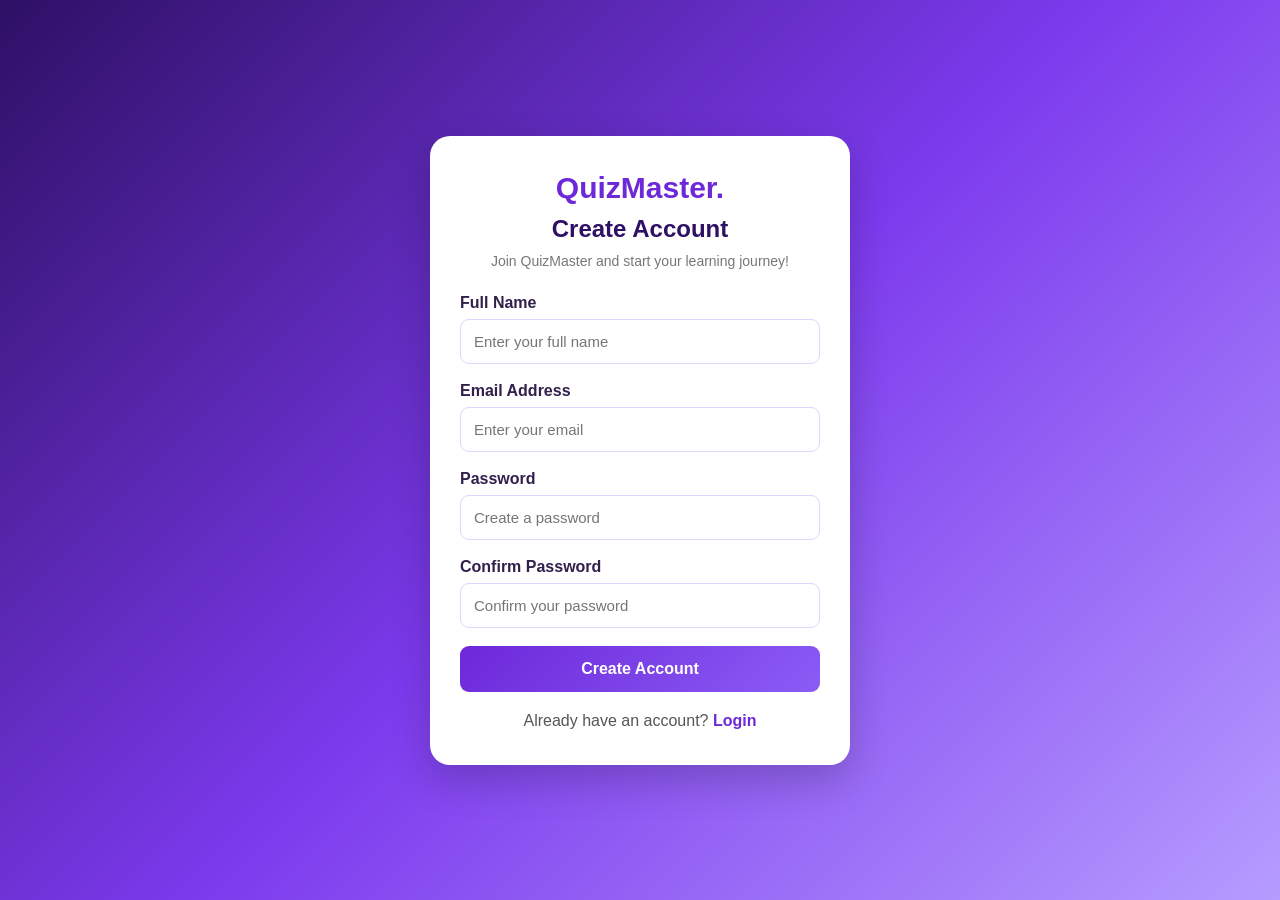
<file: register.html>
<!DOCTYPE html>
<html lang="en">
<head>
<meta charset="UTF-8">
<meta name="viewport" content="width=device-width, initial-scale=1.0">
<title>Register | QuizMaster</title>

<style>
* {
    margin: 0;
    padding: 0;
    box-sizing: border-box;
    font-family: Arial, sans-serif;
}

body {
    min-height: 100vh;
    display: flex;
    justify-content: center;
    align-items: center;
    padding: 20px;
    background: linear-gradient(135deg, #2e1065, #7c3aed, #b69cff);
}

.container {
    background: white;
    width: 100%;
    max-width: 420px;
    padding: 35px 30px;
    border-radius: 20px;
    box-shadow: 0 15px 40px rgba(0,0,0,0.2);
}

.logo {
    text-align: center;
    font-size: 30px;
    font-weight: bold;
    color: #6d28d9;
    margin-bottom: 10px;
}

h2 {
    text-align: center;
    color: #2e1065;
    margin-bottom: 10px;
}

.subtitle {
    text-align: center;
    color: #777;
    margin-bottom: 25px;
    font-size: 14px;
}

label {
    display: block;
    margin-bottom: 7px;
    color: #30204b;
    font-weight: bold;
}

input {
    width: 100%;
    padding: 13px;
    border: 1px solid #ddd6fe;
    border-radius: 9px;
    margin-bottom: 18px;
    outline: none;
    font-size: 15px;
}

input:focus {
    border-color: #7c3aed;
}

button {
    width: 100%;
    padding: 14px;
    border: none;
    border-radius: 9px;
    background: linear-gradient(135deg, #6d28d9, #8b5cf6);
    color: white;
    font-size: 16px;
    font-weight: bold;
    cursor: pointer;
}

button:disabled {
    opacity: 0.6;
}

.message {
    text-align: center;
    margin: 15px 0;
    font-size: 14px;
}

.login {
    text-align: center;
    margin-top: 20px;
    color: #555;
}

a {
    color: #6d28d9;
    font-weight: bold;
    text-decoration: none;
}
</style>
</head>

<body>

<div class="container">

    <div class="logo">QuizMaster.</div>

    <h2>Create Account</h2>

    <p class="subtitle">
        Join QuizMaster and start your learning journey!
    </p>

    <form id="registerForm">

        <label for="name">Full Name</label>
        <input type="text" id="name"
        placeholder="Enter your full name" required>

        <label for="email">Email Address</label>
        <input type="email" id="email"
        placeholder="Enter your email" required>

        <label for="password">Password</label>
        <input type="password" id="password"
        placeholder="Create a password"
        minlength="8" required>

        <label for="confirmPassword">Confirm Password</label>
        <input type="password" id="confirmPassword"
        placeholder="Confirm your password"
        minlength="8" required>

        <button type="submit" id="registerButton">
            Create Account
        </button>

    </form>

    <p class="message" id="message" role="status"></p>

    <p class="login">
        Already have an account?
        <a href="login.html">Login</a>
    </p>

</div>

<script>
const API_URL =
"https://wajeehatariq.pythonanywhere.com/api/register";

document.getElementById("registerForm")
.addEventListener("submit", async function(e) {

    e.preventDefault();

    const name = document.getElementById("name").value.trim();
    const email = document.getElementById("email").value.trim();
    const password = document.getElementById("password").value;
    const confirmPassword =
    document.getElementById("confirmPassword").value;

    const message = document.getElementById("message");
    const button = document.getElementById("registerButton");

    if (password !== confirmPassword) {
        message.textContent = "Passwords do not match!";
        message.style.color = "red";
        return;
    }

    button.disabled = true;
    button.textContent = "Creating account...";
    message.textContent = "";

    try {
        const response = await fetch(API_URL, {
            method: "POST",
            headers: {
                "Content-Type": "application/json"
            },
            body: JSON.stringify({
                name: name,
                email: email,
                password: password
            })
        });

        const data = await response.json();

        if (response.ok) {
            message.textContent =
                data.message || "Registration successful!";

            message.style.color = "green";

            document.getElementById("registerForm").reset();
        } else {
            message.textContent =
                data.message || "Registration failed.";

            message.style.color = "red";
        }

    } catch (error) {
        message.textContent =
        "Cannot connect to server. Please try again.";

        message.style.color = "red";

    } finally {
        button.disabled = false;
        button.textContent = "Create Account";
    }
});
</script>
    <script>
const API = "https://wajeehatariq.pythonanywhere.com";

async function registerUser(e) {
  e.preventDefault();
  const inputs = document.querySelectorAll("input");
  const name = inputs[0].value.trim();
  const email = inputs[1].value.trim();
  const password = inputs[2].value;
  const confirm = inputs[3].value;

  if (password !== confirm) { alert("Passwords do not match"); return; }

  try {
    const res = await fetch(API + "/api/register", {
      method: "POST",
      headers: { "Content-Type": "application/json" },
      body: JSON.stringify({ name, email, password })
    });
    const data = await res.json();

    if (!res.ok) { alert(data.error || "Registration failed"); return; }

    alert("Account created! Please log in.");
    window.location.href = "login.html";
  } catch (err) {
    alert("Cannot reach the server. Try again.");
  }
}

const form = document.querySelector("form");
if (form) {
  form.addEventListener("submit", registerUser);
} else {
  document.querySelector("button").addEventListener("click", registerUser);
}
    </script>

</body>
</html>
</file>
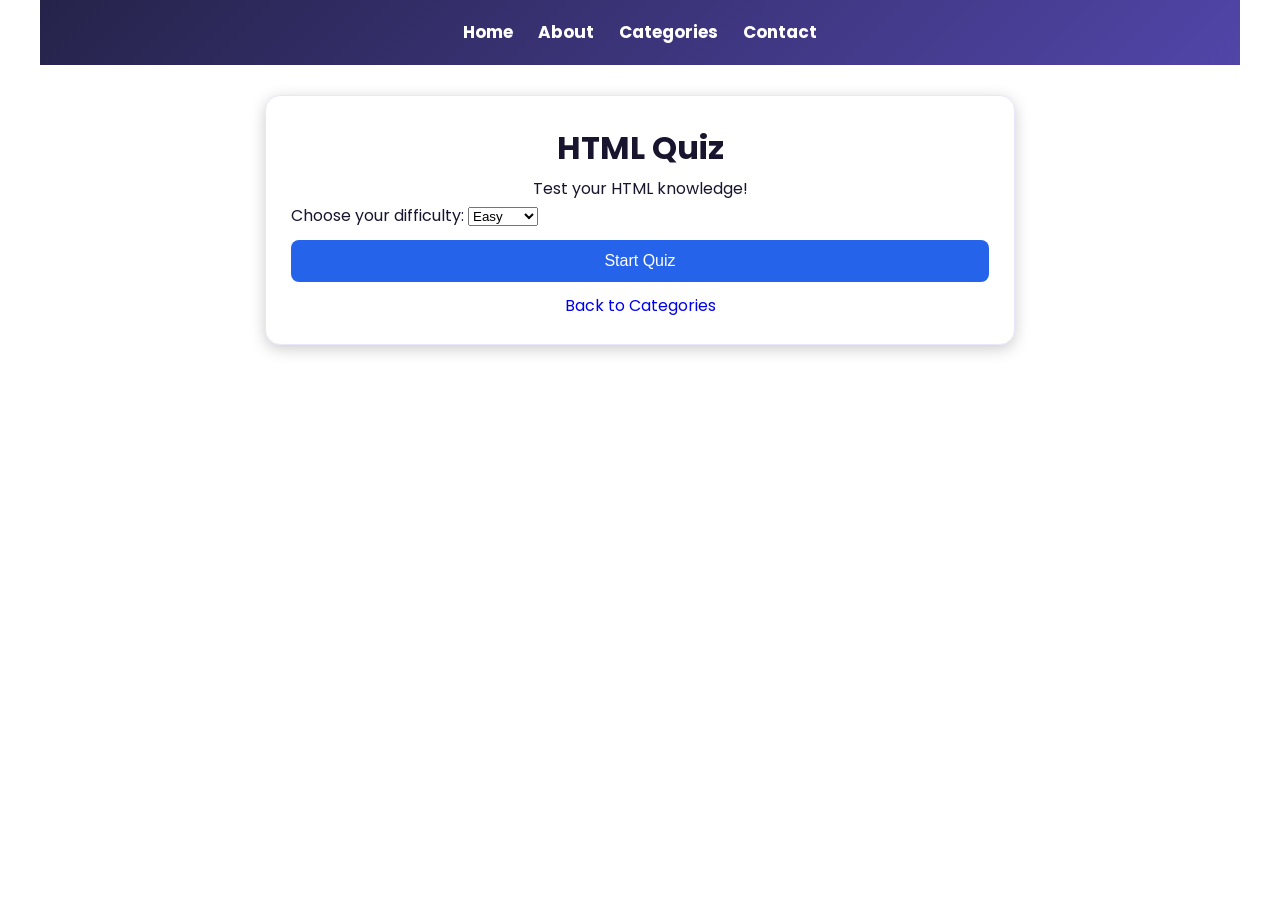
<file: quizzes/html.html>
<!DOCTYPE html>
<html lang="en">
<head>
    <meta charset="UTF-8">
    <meta name="viewport" content="width=device-width, initial-scale=1.0">
    <title>HTML Interactive Quiz</title>

    <link rel="stylesheet" href="../style.css">

    <style>
        .quiz-box {
            max-width: 750px;
            margin: 30px auto;
            padding: 25px;
            background: white;
            border-radius: 15px;
            box-shadow: 0 4px 15px #cccccc;
        }

        .quiz-box h1,
        .quiz-box p {
            text-align: center;
        }

        .quiz-button,
        .answer-button {
            display: block;
            width: 100%;
            padding: 12px;
            margin: 10px 0;
            border: none;
            border-radius: 8px;
            cursor: pointer;
            font-size: 16px;
        }

        .quiz-button {
            background: #2563eb;
            color: white;
        }

        .answer-button {
            background: #e5e7eb;
            color: #111827;
            text-align: left;
        }

        .answer-button:hover {
            background: #bfdbfe;
        }

        #feedback {
            font-weight: bold;
            text-align: center;
        }

        #question-area {
            margin-top: 20px;
        }
    </style>
</head>

<body>
    <nav class="navbar">
        <a href="../index.html">Home</a>
        <a href="../about.html">About</a>
        <a href="../categories.html">Categories</a>
        <a href="../contact.html">Contact</a>
    </nav>

    <main class="quiz-box">
        <h1>HTML Quiz</h1>
        <p>Test your HTML knowledge!</p>

        <label for="difficulty">Choose your difficulty:</label>

        <select id="difficulty">
            <option value="easy">Easy</option>
            <option value="medium">Medium</option>
            <option value="hard">Hard</option>
        </select>

        <button class="quiz-button" id="start-button">
            Start Quiz
        </button>

        <div id="question-area" hidden>
            <p id="progress"></p>
            <h2 id="question"></h2>
            <div id="answers"></div>
            <p id="feedback"></p>
            <button class="quiz-button" id="next-button" hidden>
                Next Question
            </button>
        </div>

        <div id="result-area" hidden>
            <h2>Quiz Finished!</h2>
            <p id="result"></p>
            <button class="quiz-button" id="retry-button">
                Try Again
            </button>
        </div>

        <p><a href="../categories.html">Back to Categories</a></p>
    </main>

    <script>

const questions = {
    easy: [
        { q: "What does HTML stand for?", o: ["Hyper Text Markup Language", "High Tech Modern Language", "Home Tool Markup Language", "Hyperlinks Text Making Language"], a: 0 },
        { q: "Which tag creates the largest heading?", o: ["<h6>", "<h1>", "<head>", "<heading>"], a: 1 },
        { q: "Which tag creates a paragraph?", o: ["<para>", "<text>", "<p>", "<pg>"], a: 2 },
        { q: "Which tag creates a hyperlink?", o: ["<link>", "<href>", "<url>", "<a>"], a: 3 },
        { q: "Which tag displays an image?", o: ["<img>", "<picture-text>", "<image>", "<src>"], a: 0 },
        { q: "Which tag makes an unordered list?", o: ["<ol>", "<ul>", "<li>", "<list>"], a: 1 },
        { q: "Which tag makes a list item?", o: ["<item>", "<ul>", "<li>", "<ol>"], a: 2 },
        { q: "Which tag starts a new line?", o: ["<line>", "<lb>", "<newline>", "<br>"], a: 3 },
        { q: "Which tag makes text bold by importance?", o: ["<strong>", "<i>", "<small>", "<mark>"], a: 0 },
        { q: "Which tag sets the browser tab title?", o: ["<header>", "<title>", "<h1>", "<caption>"], a: 1 },
        { q: "Which tag contains page metadata?", o: ["<body>", "<footer>", "<head>", "<main>"], a: 2 },
        { q: "Which tag contains visible page content?", o: ["<head>", "<meta>", "<title>", "<body>"], a: 3 },
        { q: "Which declaration identifies an HTML5 document?", o: ["<!DOCTYPE html>", "<html5>", "<doctype>", "<document>"], a: 0 },
        { q: "Which attribute gives an image alternative text?", o: ["src", "alt", "href", "title"], a: 1 },
        { q: "Which tag creates a numbered list?", o: ["<ul>", "<li>", "<ol>", "<dl>"], a: 2 }
    ],

    medium: [
        { q: "Which element is used to play video?", o: ["<media>", "<movie>", "<play>", "<video>"], a: 3 },
        { q: "Which attribute specifies an image file?", o: ["src", "href", "alt", "target"], a: 0 },
        { q: "Which tag creates a table row?", o: ["<td>", "<tr>", "<th>", "<table-row>"], a: 1 },
        { q: "Which tag defines a table cell?", o: ["<tr>", "<th>", "<td>", "<cell>"], a: 2 },
        { q: "Which attribute connects a label to an input?", o: ["name", "value", "class", "for"], a: 3 },
        { q: "Which input type hides typed characters?", o: ["password", "hidden-text", "secret", "private"], a: 0 },
        { q: "Which tag defines a navigation section?", o: ["<navigate>", "<nav>", "<links>", "<menu-bar>"], a: 1 },
        { q: "Which tag represents the main page content?", o: ["<section>", "<content>", "<main>", "<primary>"], a: 2 },
        { q: "Which attribute opens a link in a new tab?", o: ["new", "tab", "window", "target='_blank'"], a: 3 },
        { q: "Which tag is used to link an external CSS file?", o: ["<link>", "<css>", "<stylefile>", "<script>"], a: 0 },
        { q: "Which tag embeds JavaScript in HTML?", o: ["<javascript>", "<script>", "<code-js>", "<program>"], a: 1 },
        { q: "Which attribute makes a form field mandatory?", o: ["needed", "must", "required", "validate"], a: 2 },
        { q: "Which tag creates a dropdown list?", o: ["<dropdown>", "<option-list>", "<listbox>", "<select>"], a: 3 },
        { q: "Which tag defines an option in a dropdown?", o: ["<option>", "<select-item>", "<choice>", "<item>"], a: 0 },
        { q: "Which attribute provides a hint inside an input?", o: ["hint", "placeholder", "help", "example"], a: 1 }
    ],

    hard: [
        { q: "Which attribute should be unique on a page?", o: ["class", "style", "id", "title"], a: 2 },
        { q: "Which element is intended for self-contained content?", o: ["<div>", "<span>", "<section>", "<article>"], a: 3 },
        { q: "Which element is suitable for a page footer?", o: ["<footer>", "<bottom>", "<end>", "<last>"], a: 0 },
        { q: "Which attribute associates a form control with a form by ID?", o: ["formname", "form", "owner", "belongs"], a: 1 },
        { q: "Which attribute can help lazy-load an image?", o: ["async", "defer", "loading='lazy'", "late"], a: 2 },
        { q: "Which tag provides a caption for a figure?", o: ["<caption>", "<figtitle>", "<figure-title>", "<figcaption>"], a: 3 },
        { q: "Which element marks up machine-readable dates or values?", o: ["<time>", "<date>", "<datetime>", "<data-time>"], a: 0 },
        { q: "Which attribute links an input to a datalist?", o: ["listid", "list", "options", "choices"], a: 1 },
        { q: "Which element groups related form controls?", o: ["<group>", "<formgroup>", "<fieldset>", "<controls>"], a: 2 },
        { q: "Which element labels a fieldset?", o: ["<label>", "<caption>", "<heading>", "<legend>"], a: 3 },
        { q: "Which attribute can submit a form to a different URL?", o: ["formaction", "actionto", "submiturl", "formurl"], a: 0 },
        { q: "Which attribute controls a form's HTTP method?", o: ["type", "method", "send", "request"], a: 1 },
        { q: "Which element is designed for a disclosure widget?", o: ["<toggle>", "<expand>", "<details>", "<reveal>"], a: 2 },
        { q: "Which element provides the summary for a details widget?", o: ["<caption>", "<label>", "<heading>", "<summary>"], a: 3 },
        { q: "Which attribute declares a page's character encoding?", o: ["charset", "encoding-type", "lang-code", "unicode"], a: 0 }
    ]
};

let currentQuestions = [];
let currentIndex = 0;
let score = 0;
let answered = false;
        
function speakText(text) {
    if (!("speechSynthesis" in window)) return;

    window.speechSynthesis.cancel();

    const speech = new SpeechSynthesisUtterance(text);
    speech.lang = "en-US";
    speech.rate = 0.9;

    window.speechSynthesis.speak(speech);
}


const difficulty = document.getElementById("difficulty");
const startButton = document.getElementById("start-button");
const questionArea = document.getElementById("question-area");
const questionText = document.getElementById("question");
const answersArea = document.getElementById("answers");
const progress = document.getElementById("progress");
const feedback = document.getElementById("feedback");
const nextButton = document.getElementById("next-button");
const resultArea = document.getElementById("result-area");
const resultText = document.getElementById("result");
const retryButton = document.getElementById("retry-button");

function startQuiz() {
    currentQuestions = questions[difficulty.value];
    currentIndex = 0;
    score = 0;

    resultArea.hidden = true;
    questionArea.hidden = false;
    difficulty.disabled = true;
    startButton.hidden = true;

    showQuestion();

}


    showQuestion();
}

    answered = false;

    const item = currentQuestions[currentIndex];

    progress.textContent =
        "Question " + (currentIndex + 1) +
        " of " + currentQuestions.length +
        " | Score: " + score;

    questionText.textContent = item.q;
    
speakText(
    "Question " + (currentIndex + 1) + ". " + item.q
);

    answersArea.innerHTML = "";
    feedback.textContent = "";
    nextButton.hidden = true;

    item.o.forEach(function (answer, index) {
        const button = document.createElement("button");

        button.className = "answer-button";
        button.textContent = String.fromCharCode(65 + index) + ". " + answer;

       button.addEventListener("click", function () {
    checkAnswer(index);
});
          
    

        answersArea.appendChild(button);
        checkAnswer(index);
    });
}
       

function checkAnswer(selectedIndex) {
    if (answered) return;
  feedback.style.color = "red";

    answered = true;

  buttons.forEach(function (button) {
    button.disabled = true;
    });

    if (selectedIndex === item.a) {
        score++;
       if (selectedIndex === item.a) {
    score++;
    feedback.textContent = "Correct! Well done!";
    feedback.style.color = "green";

    speakText("Correct! Well done!");
} else {
    feedback.textContent =
        "Incorrect. Correct answer: " + item.o[item.a];
    feedback.style.color = "red";

    speakText(
        "Incorrect. The correct answer is " + item.o[item.a]
    );
}
        feedback.style.color = "red";
    }

    progress.textContent =
        "Question " + (currentIndex + 1) +
        " of " + currentQuestions.length +
        " | Score: " + score;

    nextButton.hidden = false;

    if (currentIndex === currentQuestions.length - 1) {
        nextButton.textContent = "See Results";
    } else {
        nextButton.textContent = "Next Question";
    }
}

function showResults() {
    questionArea.hidden = true;
    resultArea.hidden = false;

    const percentage = Math.round(
        (score / currentQuestions.length) * 100
    );

    resultText.textContent =
        "You scored " + score + " out of " +
        currentQuestions.length + " (" +
        percentage + "%). " +
        (percentage >= 80
            ? "Excellent work!"
            : percentage >= 50
            ? "Good effort! Keep practising."
            : "Keep learning and try again!");
}

startButton.addEventListener("click", startQuiz);

nextButton.addEventListener("click", function () {
    if (currentIndex === currentQuestions.length - 1) {
        showResults();
    } else {
        currentIndex++;
        showQuestion();
    }
});

retryButton.addEventListener("click", function () {
    difficulty.disabled = false;
    startButton.hidden = false;
    resultArea.hidden = true;
    questionArea.hidden = true;
    nextButton.textContent = "Next Question";
});

    </script>
</body>
</html>
</file>
<file: style.css>
@import url('https://fonts.googleapis.com/css2?family=Poppins:wght@400;500;600;700;800&display=swap');

:root {
    --primary: #6c4cf1;
    --dark: #19152f;
    --text: #68677b;
    --light: #f8f7ff;
    --white: #ffffff;
}

* {
    margin: 0;
    padding: 0;
    box-sizing: border-box;
    scroll-behavior: smooth;
}

body {
    font-family: 'Poppins', Arial, sans-serif;
    color: var(--dark);
    background: var(--white);
    line-height: 1.7;
}

a {
    text-decoration: none;
}

.header {
    background: #fff;
    position: sticky;
    top: 0;
    z-index: 10;
    box-shadow: 0 2px 20px #21154c0a;
}

.navbar {
    max-width: 1200px;
    margin: auto;
    padding: 18px 24px;
    display: flex;
    justify-content: space-between;
    align-items: center;
    gap: 20px;
}

.logo {
    color: var(--dark);
    font-size: 25px;
    font-weight: 800;
}

.logo span,
.section-heading h2 span,
.hero h1 span,
.about-content h2 span {
    color: var(--primary);
}

.nav-links {
    display: flex;
    list-style: none;
    gap: 28px;
}

.nav-links a {
    color: #55536b;
    font-size: 14px;
    font-weight: 700;
    transition: 0.3s;
}

.nav-links a:hover {
    color: var(--primary);
}

.nav-btn,
.primary-btn {
    background: var(--primary);
    color: white;
    padding: 12px 22px;
    border-radius: 9px;
    font-size: 14px;
    font-weight: 600;
    display: inline-block;
    transition: 0.3s;
}

.nav-btn:hover,
.primary-btn:hover {
    background: #5135d0;
    transform: translateY(-2px);
}

.hero {
    background: linear-gradient(120deg, #f8f7ff, #eeebff);
    min-height: 620px;
    padding: 80px 7%;
    display: flex;
    justify-content: center;
    align-items: center;
    gap: 70px;
}

.hero-content {
    max-width: 570px;
}

.tag {
    color: var(--primary);
    background: #e9e4ff;
    border-radius: 30px;
    padding: 7px 14px;
    font-size: 11px;
    font-weight: 700;
    letter-spacing: 1px;
    display: inline-block;
}

.hero h1 {
    font-size: clamp(34px, 4.5vw, 55px);
    line-height: 1.25;
    margin: 22px 0;
    letter-spacing: -1.5px;
}

.hero-content > p {
    color: var(--text);
    font-size: 15px;
    max-width: 510px;
}

.hero-buttons {
    display: flex;
    align-items: center;
    gap: 15px;
    flex-wrap: wrap;
    margin-top: 30px;
}

.secondary-btn {
    color: var(--dark);
    border: 1px solid #d8d2ee;
    padding: 11px 20px;
    border-radius: 9px;
    font-size: 14px;
    font-weight: 600;
    transition: 0.3s;
}

.secondary-btn:hover {
    background: white;
    border-color: var(--primary);
}

.hero-stats {
    display: flex;
    gap: 40px;
    margin-top: 42px;
}

.hero-stats h3 {
    font-size: 25px;
    color: var(--primary);
}

.hero-stats p {
    font-size: 11px;
    color: var(--text);
}

.hero-visual {
    width: 390px;
    max-width: 100%;
    position: relative;
    padding: 25px 0;
}

.quiz-illustration {
    background: white;
    padding: 35px 28px;
    border-radius: 24px;
    text-align: center;
    box-shadow: 0 20px 60px #5740b51c;
    border: 1px solid #eeeaff;
}

.quiz-icon {
    font-size: 70px;
    margin-bottom: 10px;
}

.quiz-illustration h2 {
    font-size: 23px;
}

.quiz-illustration > p {
    color: var(--text);
    font-size: 13px;
    margin-bottom: 28px;
}

.progress-info {
    display: flex;
    justify-content: space-between;
    font-size: 12px;
    font-weight: 600;
}

.progress-bar,
.question-progress {
    height: 8px;
    background: #eeeaff;
    border-radius: 20px;
    overflow: hidden;
    margin-top: 10px;
}

.progress-bar div {
    width: 75%;
    height: 100%;
    background: linear-gradient(90deg, #6c4cf1, #a48bff);
    border-radius: 20px;
}

.answer-preview {
    display: flex;
    justify-content: center;
    gap: 12px;
    margin-top: 25px;
}

.answer-preview span {
    width: 48px;
    height: 45px;
    border: 1px solid #e5e0f9;
    border-radius: 10px;
    display: grid;
    place-items: center;
    color: var(--primary);
    font-weight: 700;
}

.floating-card {
    background: white;
    border-radius: 13px;
    padding: 13px 17px;
    display: flex;
    align-items: center;
    gap: 12px;
    position: absolute;
    z-index: 2;
    box-shadow: 0 10px 35px #35237d19;
}

.floating-card > span {
    font-size: 26px;
}

.floating-card strong,
.floating-card small {
    display: block;
}

.floating-card strong {
    font-size: 12px;
}

.floating-card small {
    color: var(--text);
    font-size: 10px;
}

.top-card {
    top: 0;
    left: -35px;
}

.bottom-card {
    right: -30px;
    bottom: 0;
}

.section {
    padding: 90px 7%;
}

.section-heading {
    text-align: center;
    margin-bottom: 45px;
}

.section-heading h2 {
    font-size: clamp(28px, 3vw, 38px);
    margin: 17px 0 8px;
}

.section-heading > p {
    color: var(--text);
    font-size: 14px;
}

.category-grid,
.feature-grid {
    max-width: 1100px;
    margin: auto;
    display: grid;
    grid-template-columns: repeat(4, minmax(0, 1fr));
    gap: 22px;
}

.category-card {
    padding: 28px 23px;
    border-radius: 16px;
    border: 1px solid #eeeaf8;
    transition: 0.3s;
}

.category-card:hover,
.feature-card:hover {
    transform: translateY(-7px);
    box-shadow: 0 15px 35px #2c1c6512;
}

.category-icon,
.feature-icon {
    width: 57px;
    height: 57px;
    border-radius: 14px;
    display: grid;
    place-items: center;
    font-size: 27px;
    margin-bottom: 20px;
}

.purple .category-icon {
    background: #eee8ff;
}

.orange .category-icon {
    background: #fff0df;
}

.green .category-icon {
    background: #e2f8e9;
}

.pink .category-icon {
    background: #ffe8f1;
}

.category-card h3 {
    font-size: 17px;
    margin-bottom: 10px;
}

.category-card p,
.feature-card p {
    color: var(--text);
    font-size: 12px;
    margin-bottom: 18px;
}

.category-card a {
    color: var(--primary);
    font-size: 12px;
    font-weight: 700;
}

.quiz-section {
    padding: 85px 20px;
    background: var(--light);
}

.quiz-box {
    max-width: 650px;
    margin: auto;
    background: white;
    border: 1px solid #ebe7fa;
    padding: 32px;
    border-radius: 20px;
    box-shadow: 0 15px 45px #35237d0b;
}

.quiz-top {
    display: flex;
    justify-content: space-between;
    gap: 12px;
    align-items: center;
}

.question-label {
    font-size: 11px;
    color: var(--text);
    font-weight: 700;
    letter-spacing: 1px;
}

.difficulty {
    color: #b87515;
    background: #fff2d9;
    padding: 5px 12px;
    border-radius: 20px;
    font-size: 11px;
    font-weight: 600;
}

.question-progress div {
    width: 20%;
    height: 100%;
    background: var(--primary);
}

.quiz-box h3 {
    font-size: 21px;
    margin: 27px 0;
}

.answers {
    display: grid;
    gap: 12px;
}

.answer {
    display: flex;
    align-items: center;
    gap: 13px;
    padding: 13px 16px;
    border: 1px solid #e9e5f3;
    border-radius: 10px;
    font-size: 13px;
}

.answer > span {
    background: #f1eff8;
    color: #69647d;
    width: 30px;
    height: 30px;
    display: grid;
    place-items: center;
    border-radius: 7px;
    font-weight: 700;
}

.answer.correct {
    border-color: #56b985;
    background: #f0fff6;
    color: #16824c;
}

.answer.correct > span {
    background: #d5f7e3;
    color: #16824c;
}

.answer b {
    margin-left: auto;
}

.quiz-footer {
    margin-top: 25px;
    display: flex;
    justify-content: space-between;
    align-items: center;
    gap: 15px;
    flex-wrap: wrap;
}

.quiz-footer > span {
    font-size: 11px;
    color: var(--text);
}

.note {
    text-align: center;
    color: var(--text);
    font-size: 11px;
    margin-top: 20px;
}

.feature-card {
    border: 1px solid #eeeaf8;
    border-radius: 15px;
    padding: 25px;
    transition: 0.3s;
}

.feature-icon {
    background: #eee9ff;
}

.feature-card h3 {
    font-size: 15px;
    margin-bottom: 10px;
}

.feature-card p {
    margin-bottom: 0;
}

.about-section {
    padding: 75px 10%;
    background: #f8f7ff;
    display: flex;
    justify-content: center;
    align-items: center;
    gap: 50px;
}

.about-icon {
    min-width: 200px;
    height: 200px;
    display: grid;
    place-items: center;
    background: white;
    border-radius: 35px;
    box-shadow: 0 15px 45px #35237d12;
    font-size: 90px;
}

.about-content {
    max-width: 600px;
}

.about-content h2 {
    font-size: 35px;
    line-height: 1.3;
    margin: 17px 0;
}

.about-content p {
    color: var(--text);
    font-size: 13px;
    margin-bottom: 15px;
}

.about-content .tech-stack {
    color: var(--dark);
}

.cta {
    margin: 70px auto;
    width: 86%;
    padding: 60px 25px;
    text-align: center;
    border-radius: 25px;
    background: linear-gradient(120deg, #6c4cf1, #9277ff);
    color: white;
}

.cta h2 {
    font-size: clamp(25px, 3vw, 35px);
}

.cta p {
    font-size: 13px;
    margin: 12px 0 25px;
    color: #f0edff;
}

.cta .primary-btn {
    background: white;
    color: var(--primary);
}

.cta .primary-btn:hover {
    background: #f1edff;
}

.footer {
    background: #19152f;
    color: white;
    padding: 35px 20px;
    text-align: center;
}

.footer .logo {
    color: white;
}

.footer > p {
    color: #c2bed7;
    font-size: 12px;
    margin-top: 10px;
}

.footer .copyright {
    border-top: 1px solid #37314f;
    padding-top: 18px;
    margin-top: 22px;
}

/* Tablet */
@media (max-width: 950px) {
    .hero {
        gap: 35px;
        padding: 65px 5%;
    }

    .category-grid,
    .feature-grid {
        grid-template-columns: repeat(2, minmax(0, 1fr));
    }

    .nav-links {
        gap: 15px;
    }

    .top-card {
        left: -10px;
    }

    .bottom-card {
        right: -10px;
    }
}

/* Mobile */
@media (max-width: 650px) {
    .navbar {
        justify-content: center;
        flex-wrap: wrap;
    }

    .nav-links {
        width: 100%;
        justify-content: center;
        flex-wrap: wrap;
        gap: 12px 18px;
    }

    .nav-btn {
        display: none;
    }

    .hero {
        flex-direction: column;
        text-align: center;
        padding: 60px 22px;
    }

    .hero-buttons,
    .hero-stats {
        justify-content: center;
    }

    .hero-stats {
        gap: 25px;
    }

    .hero-visual {
        width: 340px;
        margin-top: 25px;
    }

    .top-card {
        left: -5px;
    }

    .bottom-card {
        right: -5px;
    }

    .section {
        padding: 60px 20px;
    }

    .category-grid,
    .feature-grid {
        grid-template-columns: 1fr;
    }

    .quiz-box {
        padding: 22px 17px;
    }

    .quiz-box h3 {
        font-size: 18px;
    }

    .about-section {
        flex-direction: column;
        text-align: center;
        padding: 55px 22px;
        gap: 30px;
    }

    .about-icon {
        min-width: 150px;
        width: 150px;
        height: 150px;
        font-size: 65px;
    }

    .about-content h2 {
        font-size: 29px;
    }

    .cta {
        width: 90%;
        padding: 45px 20px;
    }
}

/* Navigation bar */
.navbar {
    display: flex;
    justify-content: center;
    align-items: center;
    flex-wrap: wrap;
    gap: 25px;
    padding: 18px;
    background: linear-gradient(135deg, #25234a, #5145a8);
}

.navbar a {
    color: white;
    text-decoration: none;
    font-size: 17px;
    font-weight: bold;
    transition: color 0.3s;
}

.navbar a:hover {
    color: #ffd166;
}

/* General page layout */
.page-content {
    max-width: 1100px;
    margin: 40px auto;
    padding: 25px;
}

.page-content h1 {
    color: #5145a8;
    text-align: center;
    margin-bottom: 20px;
}

.page-content p {
    font-size: 17px;
    line-height: 1.7;
}

/* Quiz category cards */
.category-grid {
    display: grid;
    grid-template-columns: repeat(auto-fit, minmax(220px, 1fr));
    gap: 22px;
    margin-top: 30px;
}

.category-card {
    display: block;
    padding: 25px;
    border-radius: 15px;
    background: #f0efff;
    color: #25234a;
    text-align: center;
    text-decoration: none;
    box-shadow: 0 5px 15px rgba(0, 0, 0, 0.1);
    transition: transform 0.3s, background 0.3s;
}

.category-card:hover {
    background: #dedbff;
    transform: translateY(-5px);
}

.category-card p {
    font-size: 15px;
}

/* Contact form */
.page-content form {
    max-width: 600px;
    margin: 30px auto;
}

.page-content input,
.page-content textarea {
    width: 100%;
    box-sizing: border-box;
    padding: 12px;
    margin-top: 8px;
    border: 1px solid #ccc;
    border-radius: 8px;
    font-size: 16px;
}

.page-content button {
    padding: 12px 25px;
    border: none;
    border-radius: 8px;
    background: #5145a8;
    color: white;
    font-size: 16px;
    cursor: pointer;
}

.page-content button:hover {
    background: #25234a;
}

/* Quiz category cards */
.category-grid {
    display: grid;
    grid-template-columns: repeat(auto-fit, minmax(220px, 1fr));
    gap: 22px;
    margin-top: 30px;
}

.category-card {
    display: block;
    padding: 25px;
    border-radius: 15px;
    background: #f0efff;
    color: #25234a;
    text-align: center;
    text-decoration: none;
    box-shadow: 0 5px 15px rgba(0, 0, 0, 0.1);
    transition: transform 0.3s, background 0.3s;
}

.category-card:hover {
    background: #dedbff;
    transform: translateY(-5px);
}

.category-card p {
    font-size: 15px;
}

/* Contact form */
.page-content form {
    max-width: 600px;
    margin: 30px auto;
}

.page-content input,
.page-content textarea {
    width: 100%;
    box-sizing: border-box;
    padding: 12px;
    margin-top: 8px;
    border: 1px solid #ccc;
    border-radius: 8px;
    font-size: 16px;
}

.page-content button {
    padding: 12px 25px;
    border: none;
    border-radius: 8px;
    background: #5145a8;
    color: white;
    font-size: 16px;
    cursor: pointer;
}

.page-content button:hover {
    background: #25234a;
}

/* Quiz category cards */
.category-grid {
    display: grid;
    grid-template-columns: repeat(auto-fit, minmax(220px, 1fr));
    gap: 22px;
    margin-top: 30px;
}

.category-card {
    display: block;
    padding: 25px;
    border-radius: 15px;
    background: #f0efff;
    color: #25234a;
    text-align: center;
    text-decoration: none;
    box-shadow: 0 5px 15px rgba(0, 0, 0, 0.1);
    transition: transform 0.3s, background 0.3s;
}

.category-card:hover {
    background: #dedbff;
    transform: translateY(-5px);
}

.category-card p {
    font-size: 15px;
}

/* Contact form */
.page-content form {
    max-width: 600px;
    margin: 30px auto;
}

.page-content input,
.page-content textarea {
    width: 100%;
    box-sizing: border-box;
    padding: 12px;
    margin-top: 8px;
    border: 1px solid #ccc;
    border-radius: 8px;
    font-size: 16px;
}

.page-content button {
    padding: 12px 25px;
    border: none;
    border-radius: 8px;
    background: #5145a8;
    color: white;
    font-size: 16px;
    cursor: pointer;
}

.page-content button:hover {
    background: #25234a;
}

/* Mobile screens */
@media (max-width: 600px) {
    .navbar {
        gap: 15px;
    }

    .page-content {
        margin: 20px auto;
        padding: 15px;
    }
}
/* =================================
   QUIZMASTER RESPONSIVE FIX
   Preserves desktop and mobile design
================================= */

/* Prevent horizontal overflow */
html,
body {
    width: 100%;
    max-width: 100%;
    overflow-x: clip;
}

*,
*::before,
*::after {
    box-sizing: border-box;
}

img,
video,
iframe {
    max-width: 100%;
}

/* Restore professional desktop navigation */
.header .navbar {
    width: 100%;
    max-width: 1200px;
    margin: 0 auto;
    padding: 18px 24px;
    background: #ffffff;
    display: flex;
    justify-content: space-between;
    align-items: center;
    flex-wrap: nowrap;
    gap: 20px;
}

.header .navbar .logo {
    color: #19152f;
    font-size: 25px;
    flex-shrink: 0;
}

.header .navbar .logo span {
    color: #6c4cf1;
}

.header .navbar .nav-links {
    display: flex;
    align-items: center;
    justify-content: center;
    gap: 28px;
    list-style: none;
}

.header .navbar .nav-links a {
    color: #55536b;
    font-size: 14px;
    font-weight: 700;
}

.header .navbar .nav-btn {
    background: #6c4cf1;
    color: #ffffff;
    white-space: nowrap;
}

/* Desktop hero layout */
.hero {
    width: 100%;
    min-width: 0;
}

.hero-content {
    flex: 1 1 0;
    min-width: 0;
}

.hero-visual {
    flex: 0 1 390px;
    min-width: 0;
}

.hero h1,
.hero p {
    overflow-wrap: anywhere;
}

/* Tablet and mobile */
@media screen and (max-width: 950px) {
    .hero {
        gap: 35px;
        padding: 55px 5%;
    }

    .hero-visual {
        flex-basis: 340px;
    }

    .hero-stats {
        gap: 22px;
    }
}

/* Mobile phones */
@media screen and (max-width: 650px) {
    .header .navbar {
        padding: 14px 16px;
        flex-wrap: wrap;
        justify-content: center;
        gap: 12px;
    }

    .header .navbar .logo {
        font-size: 23px;
    }

    .header .navbar .nav-links {
        width: 100%;
        gap: 24px;
    }

    .header .navbar .nav-btn {
        display: inline-block;
        padding: 9px 14px;
        font-size: 13px;
    }

    .hero {
        flex-direction: column;
        align-items: stretch;
        text-align: center;
        padding: 45px 20px 65px;
        gap: 30px;
        min-height: auto;
    }

    .hero-content,
    .hero-visual {
        width: 100%;
        max-width: 100%;
    }

    .hero h1 {
        font-size: clamp(29px, 7.5vw, 40px);
        line-height: 1.3;
        letter-spacing: -0.8px;
        margin: 20px 0;
    }

    .hero-content > p {
        font-size: 14px;
        margin: 12px auto 0;
    }

    .hero-buttons {
        justify-content: center;
        gap: 12px;
    }

    .hero-buttons a {
        max-width: 100%;
        padding: 11px 14px;
        font-size: 13px;
    }

    .hero-stats {
        justify-content: space-around;
        gap: 12px;
        margin-top: 30px;
    }

    .hero-stats > div {
        min-width: 0;
    }

    .hero-stats h3 {
        font-size: 22px;
    }

    .hero-stats p {
        font-size: 10px;
    }

    .hero-visual {
        flex: none;
        width: 100%;
        padding: 25px 0;
        margin: 0 auto;
    }

    .quiz-illustration {
        padding: 28px 18px;
        border-radius: 20px;
    }

    .quiz-icon {
        font-size: 58px;
    }

    .quiz-illustration h2 {
        font-size: 21px;
    }

    .floating-card {
        padding: 9px 12px;
        gap: 8px;
        max-width: 175px;
    }

    .floating-card > span {
        font-size: 21px;
    }

    .floating-card strong {
        font-size: 11px;
    }

    .floating-card small {
        font-size: 9px;
    }

    .top-card {
        left: 0;
        top: 0;
    }

    .bottom-card {
        right: 0;
        bottom: 0;
    }

    .section {
        padding: 55px 18px;
    }

    .category-grid,
    .feature-grid {
        grid-template-columns: minmax(0, 1fr);
    }

    .quiz-section {
        padding: 55px 15px;
    }

    .quiz-box {
        width: 100%;
        padding: 22px 16px;
    }

    .about-section {
        flex-direction: column;
        padding: 50px 20px;
        gap: 28px;
        text-align: center;
    }

    .about-icon {
        min-width: 0;
        width: 145px;
        height: 145px;
        font-size: 65px;
    }

    .about-content h2 {
        font-size: 28px;
    }

    .cta {
        width: calc(100% - 32px);
        margin: 40px auto;
        padding: 40px 18px;
    }

    .footer {
        padding: 30px 18px;
    }

    .footer > p {
        overflow-wrap: anywhere;
    }
}

/* Extra-small phones */
@media screen and (max-width: 360px) {
    .hero {
        padding-left: 14px;
        padding-right: 14px;
    }

    .tag {
        font-size: 9px;
        letter-spacing: 0.5px;
    }

    .hero-buttons {
        flex-direction: column;
        align-items: stretch;
    }

    .hero-buttons a {
        text-align: center;
    }

    .hero-stats {
        gap: 8px;
    }

    .hero-stats p {
        font-size: 9px;
    }

    .floating-card {
        max-width: 155px;
    }
}

/* Responsive QuizMaster Navigation */

.header .navbar {
    position: relative;
    padding: 16px 24px;
    gap: 20px;
}



@media (max-width: 650px) {
    .header .navbar {
        justify-content: space-between;
        flex-wrap: wrap;
        padding: 14px 18px;
    }

    
    

    .header .navbar .nav-links.show {
        display: flex;
    }

    .header .navbar .nav-links a {
        display: block;
        padding: 12px 8px;
        border-top: 1px solid #eeeaff;
    }

    

.explore-btn,
button {
    color: #FFFFFF !important;
    font-weight: 700;
}

/* Improve Explore Quizzes button text */
a.explore-btn,
a.primary-btn,
a.nav-btn {
    color: #ffffff !important;
    font-weight: 700;
}

/* Bold purple navigation bar */
.navbar {
    display: flex;
    justify-content: center;
    align-items: center;
    flex-wrap: wrap;
    gap: 25px;
    padding: 18px;
    background: linear-gradient(135deg, #25234a, #5145a8);
}

.navbar a,
header nav a,
.nav-links a {
    color: #ffffff !important;
    font-size: 17px !important;
    font-weight: 700 !important;
    text-decoration: none;
}

.navbar a:hover,
header nav a:hover,
.nav-links a:hover {
    color: #ffd166 !important;
}
.stat-number sup {
  font-size: 50%;
  vertical-align: super;
  line-height: 0;
}

.stat-number {
  font-size: 32px;
  font-weight: bold;
}

.stat-label {
  font-size: 14px;
}
/* Small plus sign in hero statistics */
.hero-stats h3 sup {
    font-size: 50%;
    vertical-align: super;
    line-height: 0;
}

/* Fix QuizMaster logo and mobile menu */
.navbar .logo {
    color: #6C3BDB !important;
    visibility: visible !important;
    opacity: 1 !important;
}

.navbar .logo span {
    color: #6C3BDB !important;
}



/* Fix Home navigation link color */
nav a,
nav a:visited,
.nav-link,
a[href="index.html"] {
    color: #ffffff !important;
}

/* Keep the Home link readable on hover */
nav a:hover,
.nav-link:hover,
a[href="index.html"]:hover {
    color: #ffd166 !important;
}

/* Navigation bar styling for all pages */
nav {
    display: flex;
    align-items: center;
    justify-content: center;
    flex-wrap: wrap;
    gap: 12px;
    background: #6c3ce9;
    padding: 15px 20px;
    border-radius: 12px;
}

/* Home, About, Leaderboard and Play links */
nav a {
    color: #ffffff;
    font-size: 17px;
    font-weight: 800;
    text-decoration: none;
    padding: 10px 18px;
    border-radius: 8px;
    transition: background 0.3s ease;
}

/* Hover effect */
nav a:hover {
    background: #4c1d95;
    color: #ffffff;
}

/* Highlight the current page */
nav a.active {
    background: #4c1d95;
    color: #ffffff;
}

/* Mobile display */
@media (max-width: 650px) {
    nav {
        gap: 6px;
        padding: 10px;
    }

    nav a {
        font-size: 15px;
        padding: 8px 12px;
    }
}

/* Hide the three-line menu button */


.card {
  background: #ffffff;
  box-shadow: 0 4px 16px rgba(0,0,0,0.12);
  border: 1px solid #e2e8f0;
}

h1, h2, h3 { color: #1e293b; }   /* dark headings */
p { color: #475569; }            /* readable description text */

.card button {
  background: #4f46e5;           /* stronger purple */
  color: #fff;
}
    /* Nav link color fix */
nav a,
nav a:visited,
.nav-link,
a[href="index.html"] {
    color: #ffffff !important;
}

nav a:hover,
.nav-link:hover,
a[href="index.html"]:hover {
    color: #ffd166 !important;
}
    /* Home page header: purple bar, white links (same as other pages) */
header.header,
header.header .navbar {
    background: linear-gradient(135deg, #25234a, #5145a8) !important;
}

header.header .navbar .nav-links a {
    color: #ffffff !important;
    font-weight: 700 !important;
}

header.header .navbar .nav-links a:hover {
    color: #ffd166 !important;
}

header.header .navbar .logo,
header.header .navbar .logo span {
    color: #ffffff !important;
}

/* Other pages: purple bar, white links */
body > header:not(.header) nav a {
    color: #ffffff !important;
}
    .nav-links {
  display: flex;
  flex-wrap: nowrap;
  gap: 10px;
  justify-content: center;
}

.nav-links a {
  font-size: 0.85rem;
  padding: 8px 10px;
}
</file>
